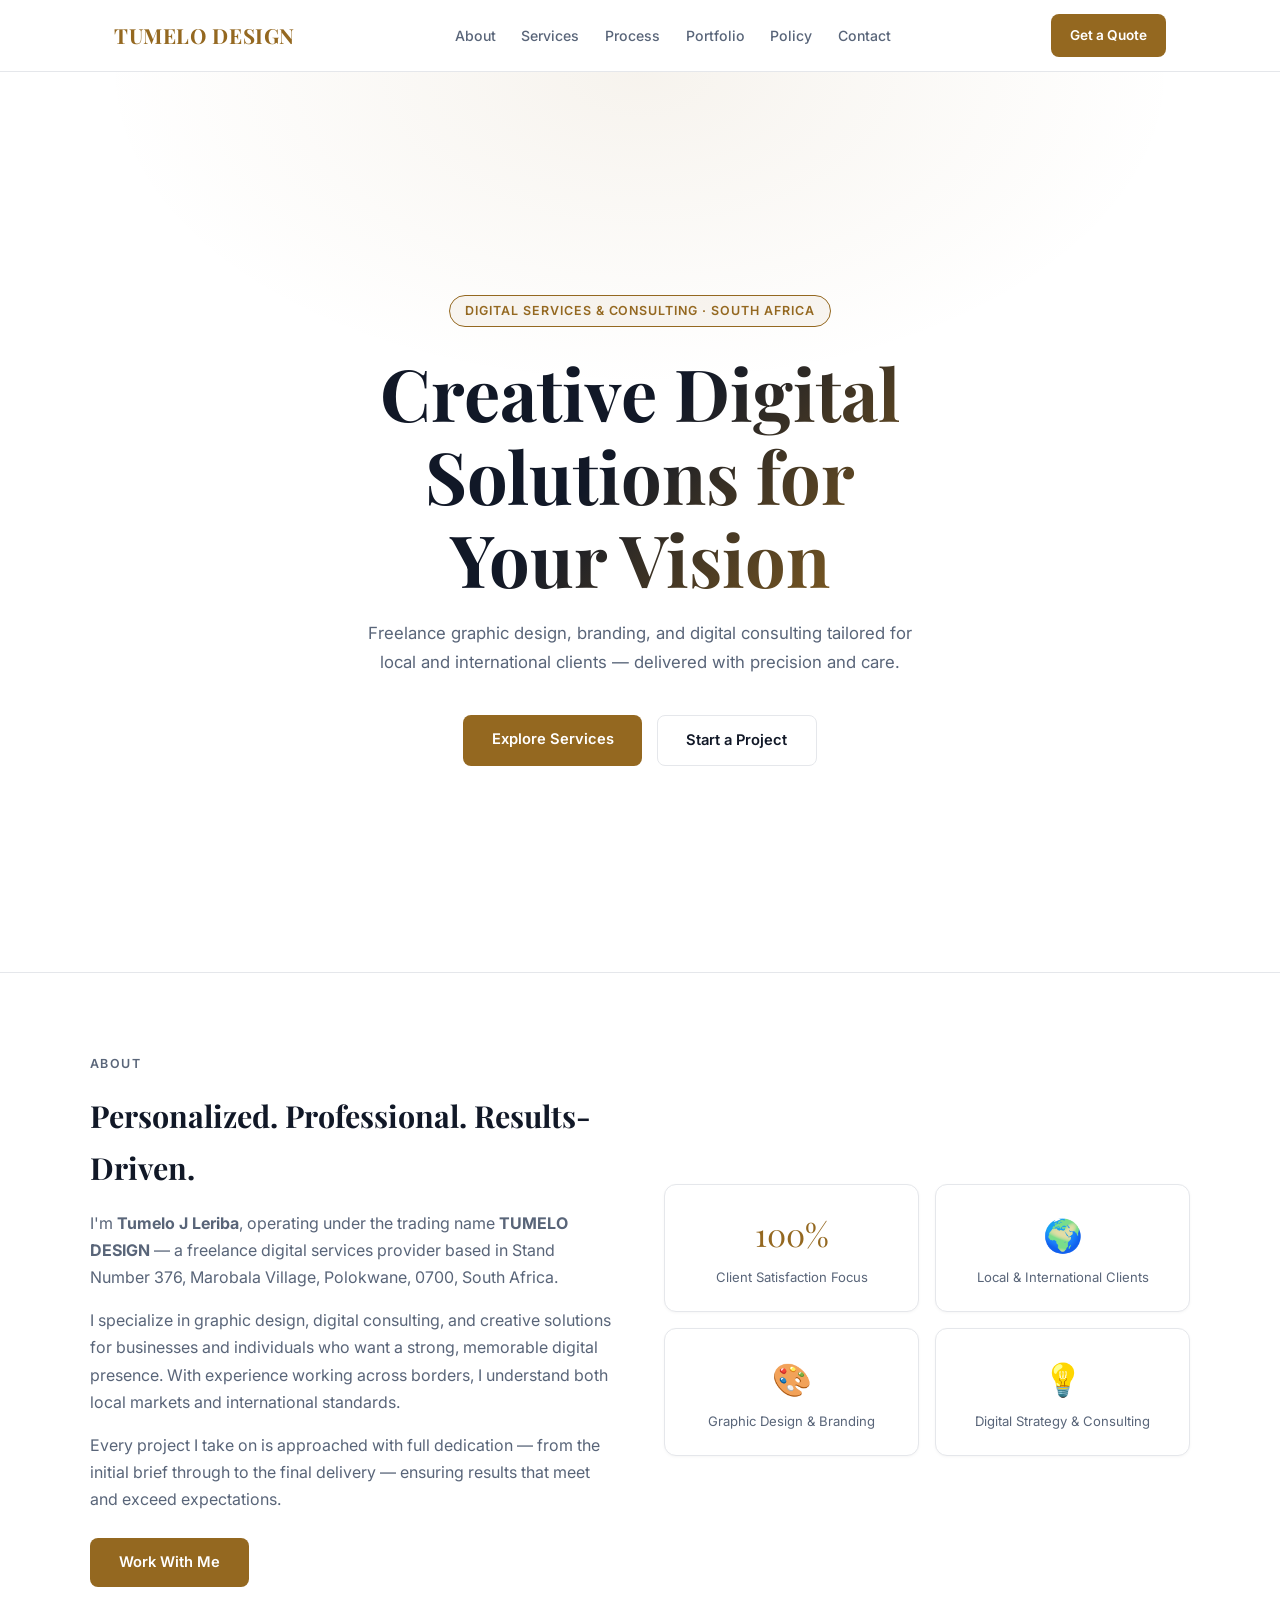
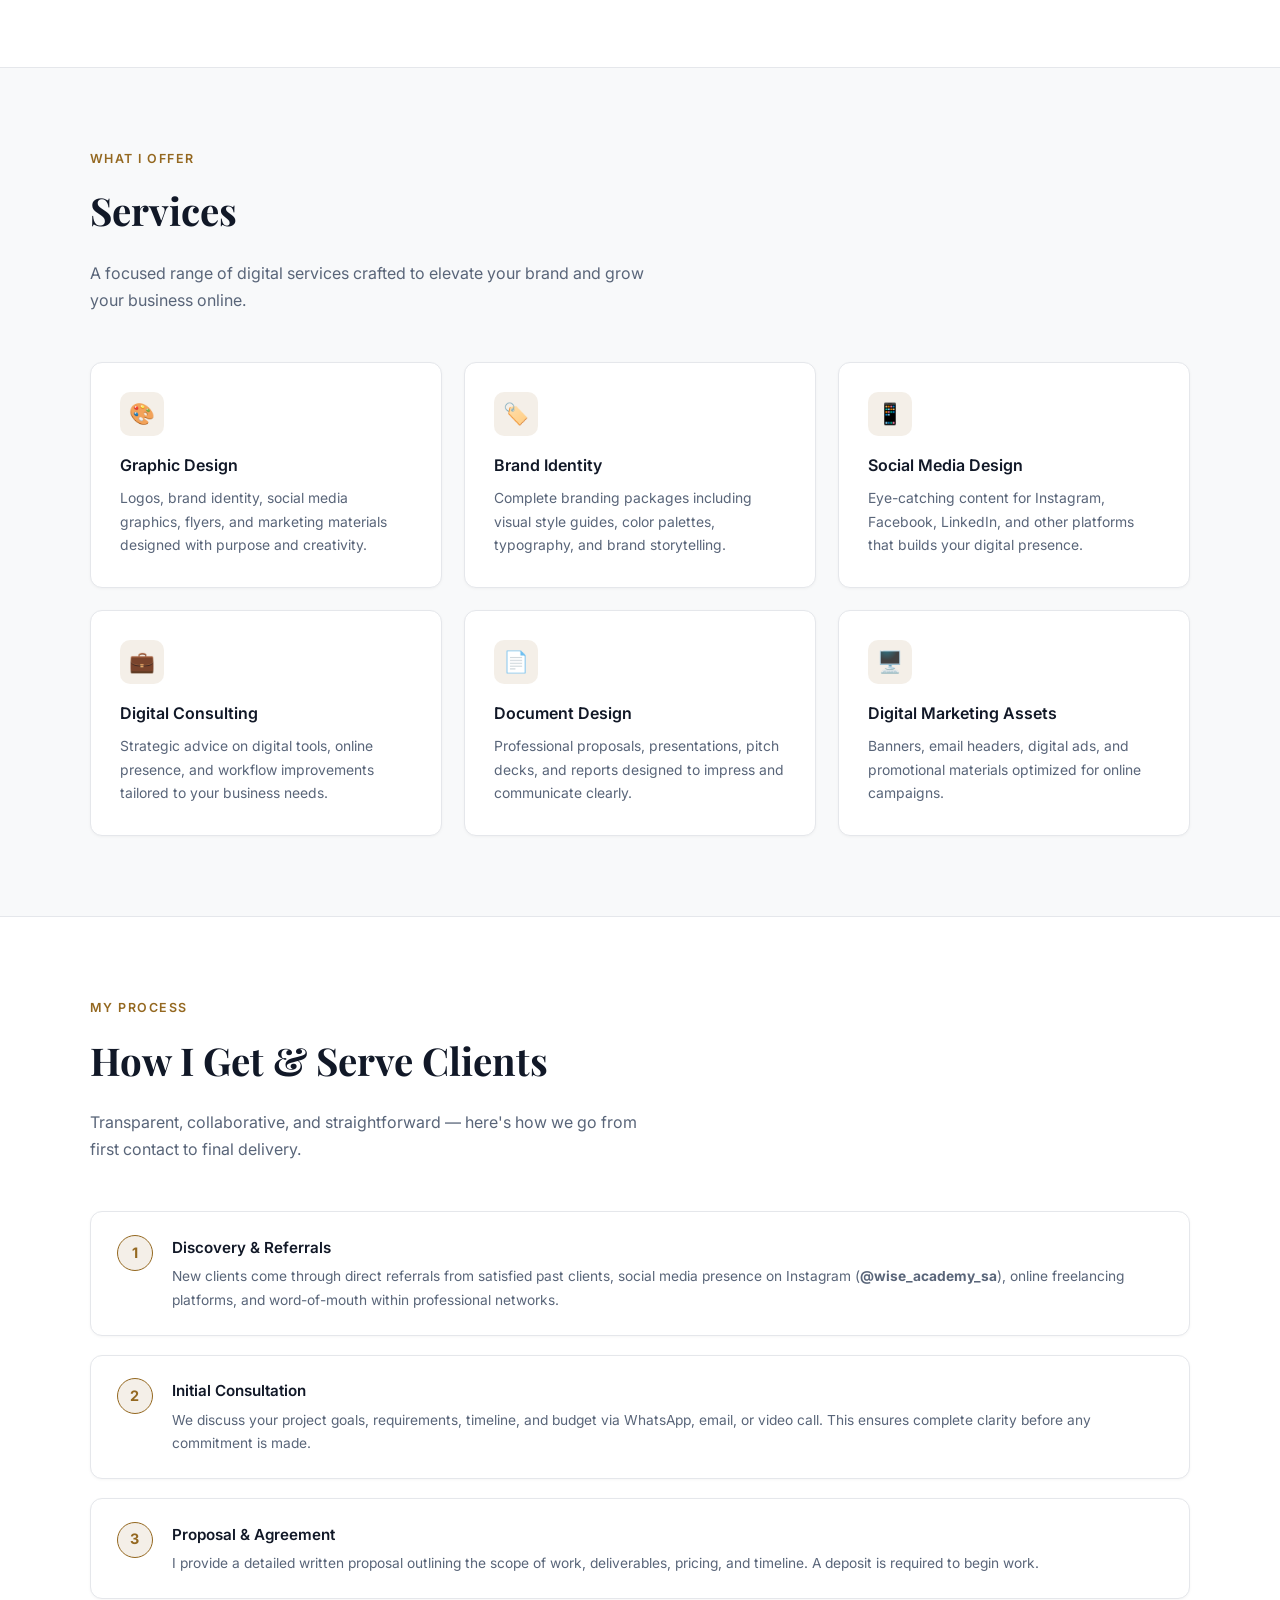
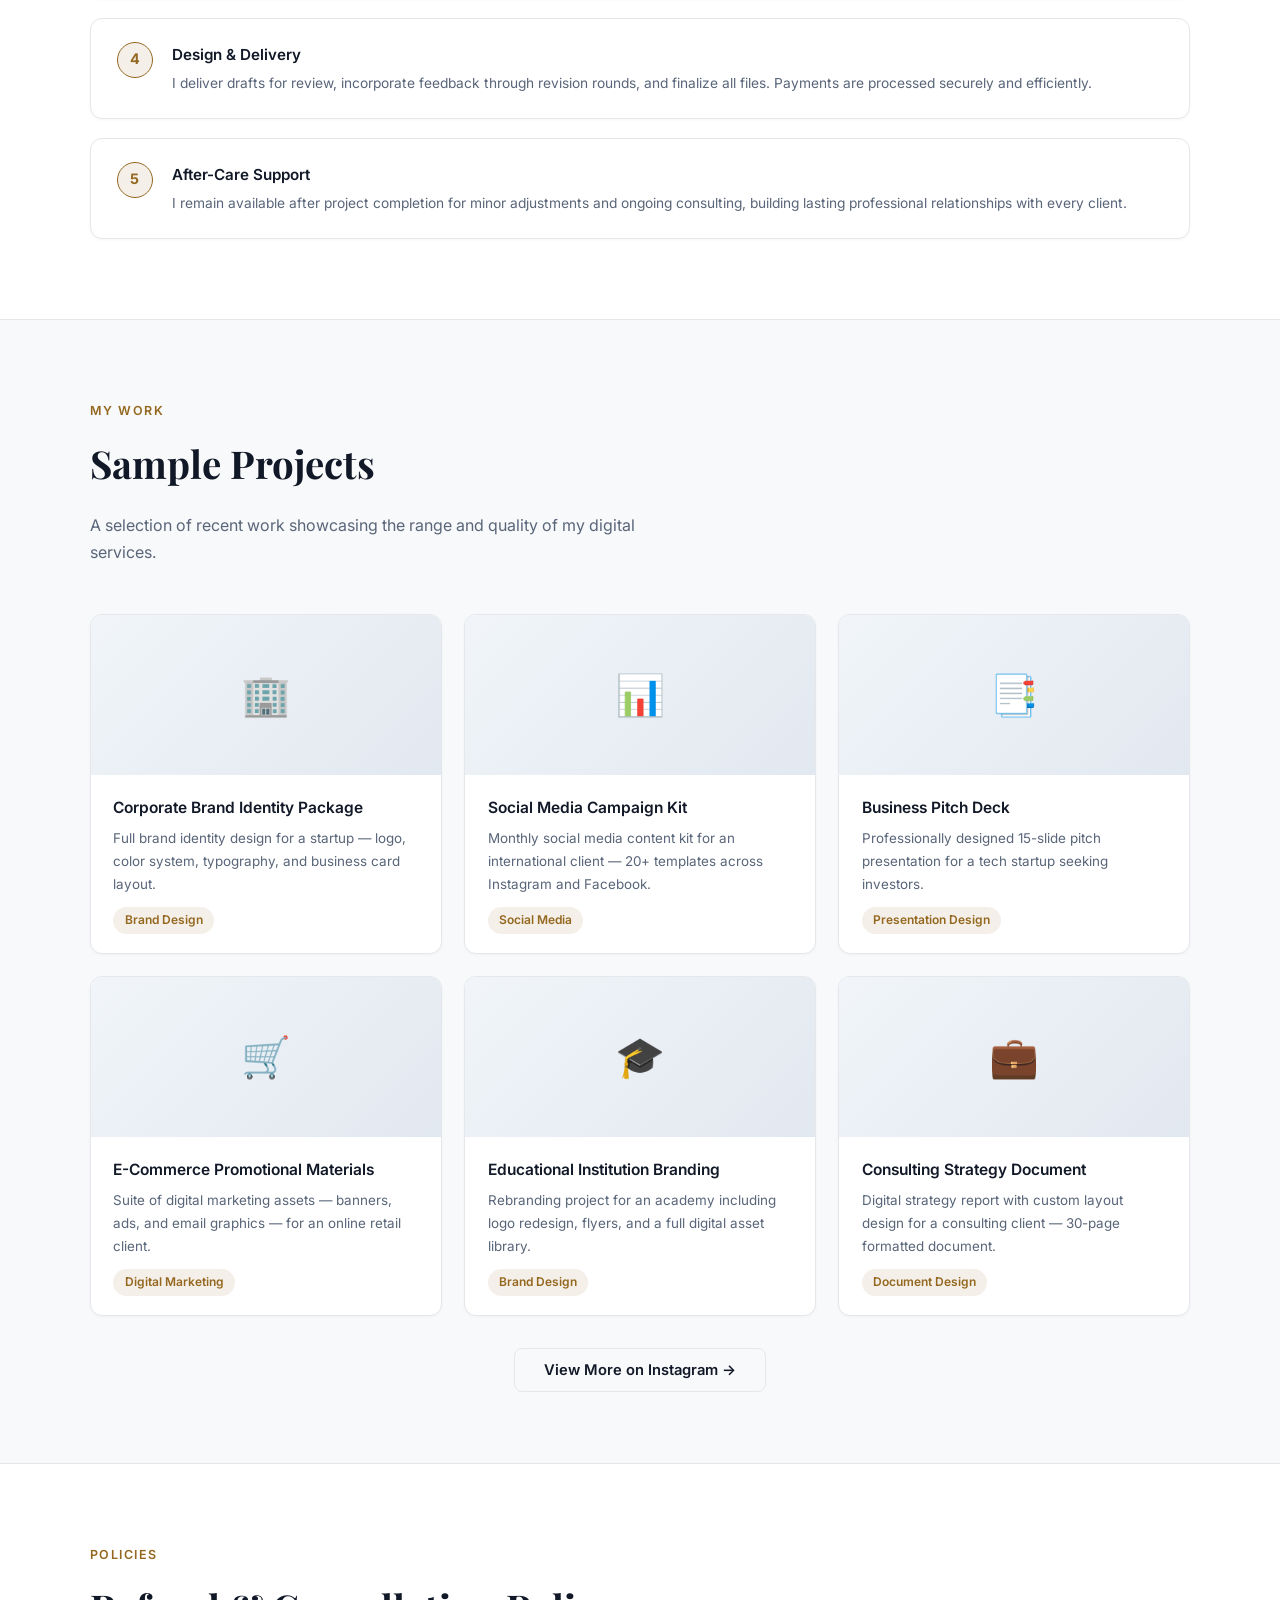
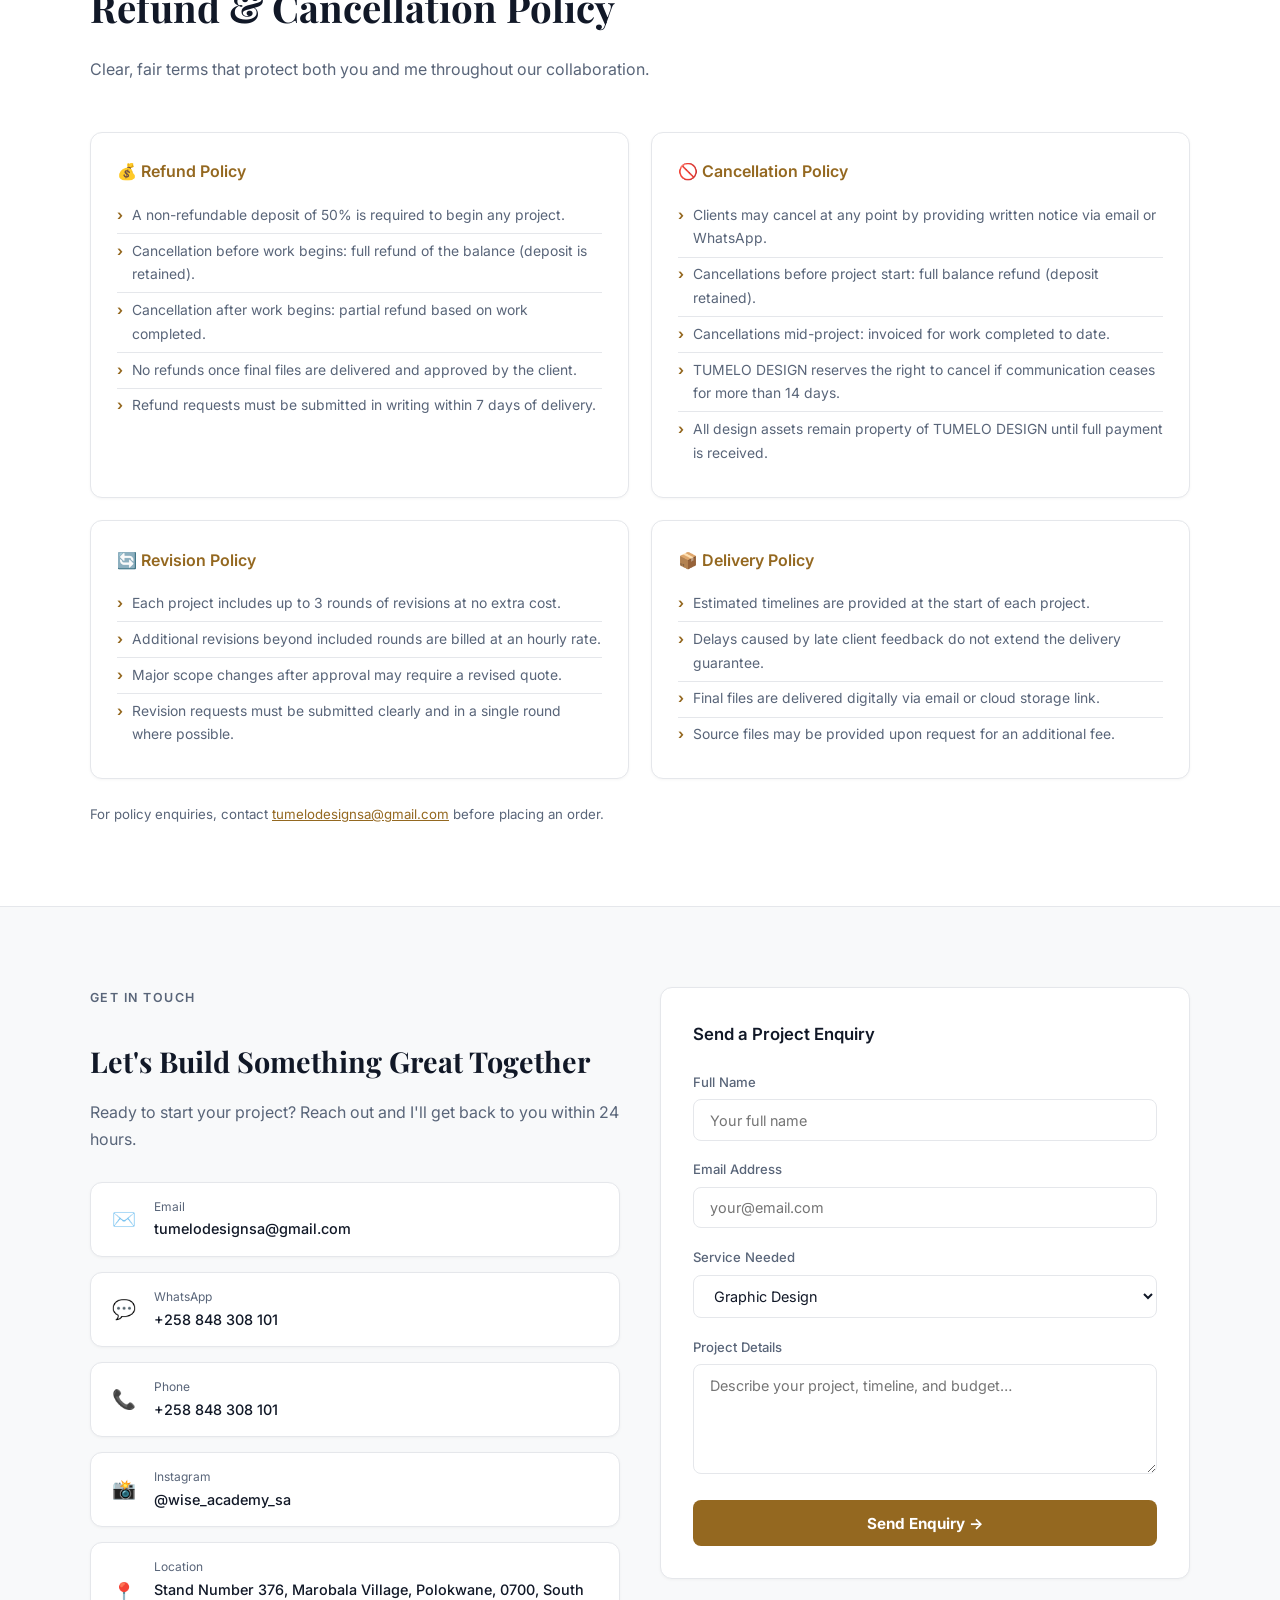
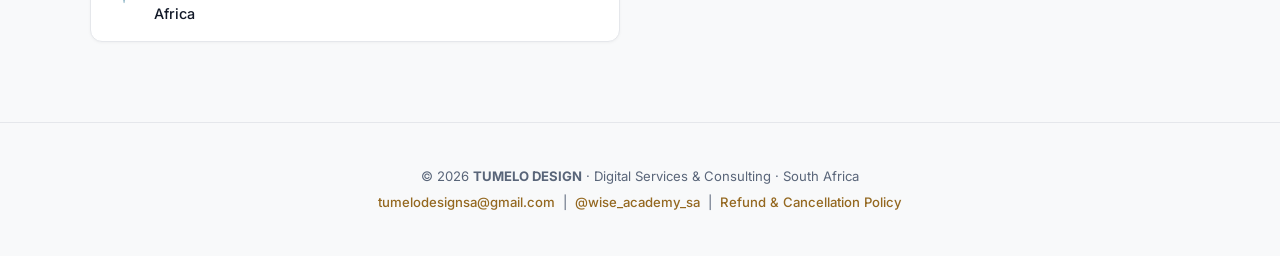
<file: index.html>
<!DOCTYPE html>
<html lang="en">
<head>
  <meta charset="UTF-8" />
  <meta name="viewport" content="width=device-width, initial-scale=1.0" />
  <title>TUMELO DESIGN · Digital Services & Consulting</title>
  <meta name="description" content="TUMELO DESIGN – Freelance digital services and graphic design consulting for local and international clients. Based in South Africa." />
  <link rel="preconnect" href="https://fonts.googleapis.com" />
  <link rel="preconnect" href="https://fonts.gstatic.com" crossorigin />
  <link href="https://fonts.googleapis.com/css2?family=Inter:wght@300;400;500;600;700&family=Playfair+Display:wght@700&display=swap" rel="stylesheet" />
  <style>
    *, *::before, *::after { box-sizing: border-box; margin: 0; padding: 0; }
    :root {
      --clr-bg: #ffffff;
      --clr-surface: #f8f9fa;
      --clr-card: #ffffff;
      --clr-border: #e5e7eb;
      --clr-accent: #946820;
      --clr-accent2: #b3822e;
      --clr-text: #111827;
      --clr-muted: #596579;
      --radius: 12px;
      --max-w: 1100px;
    }
    html { scroll-behavior: smooth; color-scheme: light; }
    body { font-family: 'Inter', sans-serif; background: var(--clr-bg); color: var(--clr-text); line-height: 1.7; -webkit-font-smoothing: antialiased; }
    nav { position: sticky; top: 0; z-index: 100; background: rgba(255, 255, 255, 0.94); backdrop-filter: blur(14px); -webkit-backdrop-filter: blur(14px); border-bottom: 1px solid var(--clr-border); }
    .nav-inner { max-width: var(--max-w); margin: auto; padding: .9rem 1.5rem; display: flex; align-items: center; justify-content: space-between; gap: 1rem; }
    .logo { font-family: 'Playfair Display', serif; font-size: 1.3rem; color: var(--clr-accent); text-decoration: none; letter-spacing: .03em; font-weight: 700; }
    .nav-links { display: flex; gap: 1.6rem; list-style: none; }
    .nav-links a { color: var(--clr-muted); text-decoration: none; font-size: .88rem; font-weight: 500; transition: color .2s; }
    .nav-links a:hover { color: var(--clr-accent); }
    .btn { padding: .75rem 1.8rem; border-radius: 8px; font-size: .92rem; font-weight: 600; text-decoration: none; transition: all .25s; cursor: pointer; border: none; font-family: inherit; }
    .btn-primary { background: var(--clr-accent); color: #ffffff; }
    .btn-primary:hover { background: var(--clr-accent2); transform: translateY(-2px); box-shadow: 0 4px 12px rgba(148, 104, 32, 0.25); }
    .btn-outline { border: 1px solid var(--clr-border); color: var(--clr-text); background: transparent; }
    .btn-outline:hover { border-color: var(--clr-accent); color: var(--clr-accent); transform: translateY(-2px); }
    .hero { min-height: 100svh; display: grid; place-items: center; text-align: center; padding: 5rem 1.5rem 4rem; background: radial-gradient(ellipse 60% 50% at 50% 0%, rgba(148, 104, 32, 0.08) 0%, transparent 70%), var(--clr-bg); }
    .hero-badge { display: inline-block; padding: .3rem .9rem; border: 1px solid var(--clr-accent); border-radius: 100px; font-size: .78rem; color: var(--clr-accent); letter-spacing: .08em; text-transform: uppercase; margin-bottom: 1.5rem; background: rgba(148, 104, 32, 0.06); font-weight: 600; }
    .hero h1 { font-family: 'Playfair Display', serif; font-size: clamp(2.4rem, 6vw, 4.5rem); line-height: 1.15; margin-bottom: 1.2rem; background: linear-gradient(135deg, #111827 45%, var(--clr-accent)); -webkit-background-clip: text; -webkit-text-fill-color: transparent; background-clip: text; }
    .hero p { max-width: 580px; margin: 0 auto 2.4rem; color: var(--clr-muted); font-size: 1.05rem; }
    .btn-group { display: flex; gap: .9rem; justify-content: center; flex-wrap: wrap; }
    section { padding: 5rem 1.5rem; }
    .container { max-width: var(--max-w); margin: auto; }
    .section-label { font-size: .78rem; letter-spacing: .12em; text-transform: uppercase; color: var(--clr-accent); margin-bottom: .6rem; font-weight: 600; }
    .section-title { font-family: 'Playfair Display', serif; font-size: clamp(1.7rem, 3.5vw, 2.4rem); margin-bottom: 1rem; color: #111827; }
    .section-sub { color: var(--clr-muted); max-width: 560px; margin-bottom: 3rem; }
    hr.divider { border: none; border-top: 1px solid var(--clr-border); margin: 0; }
    .alt-bg { background: var(--clr-surface); }
    .about-grid { display: grid; grid-template-columns: 1fr 1fr; gap: 3rem; align-items: center; }
    .about-text h2 { font-family: 'Playfair Display', serif; font-size: 1.9rem; margin-bottom: 1rem; color: #111827; }
    .about-text p { color: var(--clr-muted); margin-bottom: 1rem; }
    .stats-grid { display: grid; grid-template-columns: 1fr 1fr; gap: 1rem; }
    .stat-card { background: var(--clr-card); border: 1px solid var(--clr-border); border-radius: var(--radius); padding: 1.4rem; text-align: center; box-shadow: 0 1px 3px rgba(0,0,0,0.04); }
    .stat-card .num { font-family: 'Playfair Display', serif; font-size: 2rem; color: var(--clr-accent); }
    .stat-card .lbl { font-size: .82rem; color: var(--clr-muted); margin-top: .3rem; }
    .services-grid { display: grid; grid-template-columns: repeat(auto-fill, minmax(270px, 1fr)); gap: 1.4rem; }
    .service-card { background: var(--clr-card); border: 1px solid var(--clr-border); border-radius: var(--radius); padding: 1.8rem; transition: border-color .25s, transform .25s, box-shadow .25s; box-shadow: 0 1px 3px rgba(0,0,0,0.04); }
    .service-card:hover { border-color: var(--clr-accent); transform: translateY(-4px); box-shadow: 0 8px 20px rgba(0,0,0,0.06); }
    .service-icon { width: 44px; height: 44px; border-radius: 10px; background: rgba(148, 104, 32, 0.1); display: grid; place-items: center; margin-bottom: 1rem; font-size: 1.3rem; }
    .service-card h3 { font-size: 1rem; font-weight: 600; margin-bottom: .5rem; color: #111827; }
    .service-card p { font-size: .87rem; color: var(--clr-muted); }
    .steps { display: flex; flex-direction: column; gap: 1.2rem; }
    .step { display: flex; gap: 1.2rem; align-items: flex-start; background: var(--clr-card); border: 1px solid var(--clr-border); border-radius: var(--radius); padding: 1.4rem 1.6rem; box-shadow: 0 1px 3px rgba(0,0,0,0.04); }
    .step-num { min-width: 36px; height: 36px; border-radius: 50%; background: rgba(148, 104, 32, 0.1); border: 1px solid var(--clr-accent); color: var(--clr-accent); font-weight: 700; font-size: .9rem; display: grid; place-items: center; }
    .step h3 { font-size: .95rem; font-weight: 600; margin-bottom: .3rem; color: #111827; }
    .step p { font-size: .86rem; color: var(--clr-muted); }
    .projects-grid { display: grid; grid-template-columns: repeat(auto-fill, minmax(300px, 1fr)); gap: 1.4rem; }
    .project-card { background: var(--clr-card); border: 1px solid var(--clr-border); border-radius: var(--radius); overflow: hidden; transition: border-color .25s, transform .25s, box-shadow .25s; box-shadow: 0 1px 3px rgba(0,0,0,0.04); }
    .project-card:hover { border-color: var(--clr-accent); transform: translateY(-4px); box-shadow: 0 8px 20px rgba(0,0,0,0.06); }
    .project-thumb { height: 160px; background: linear-gradient(135deg, #f1f5f9, #e2e8f0); display: grid; place-items: center; font-size: 2.5rem; }
    .project-body { padding: 1.2rem 1.4rem; }
    .project-body h3 { font-size: .97rem; font-weight: 600; margin-bottom: .4rem; color: #111827; }
    .project-body p { font-size: .84rem; color: var(--clr-muted); }
    .project-tag { display: inline-block; margin-top: .7rem; padding: .2rem .7rem; border-radius: 100px; background: rgba(148, 104, 32, 0.1); color: var(--clr-accent); font-size: .75rem; font-weight: 600; }
    .policy-grid { display: grid; grid-template-columns: 1fr 1fr; gap: 1.4rem; }
    .policy-card { background: var(--clr-card); border: 1px solid var(--clr-border); border-radius: var(--radius); padding: 1.6rem; box-shadow: 0 1px 3px rgba(0,0,0,0.04); }
    .policy-card h3 { font-size: 1rem; font-weight: 600; margin-bottom: .8rem; color: var(--clr-accent); display: flex; align-items: center; gap: .5rem; }
    .policy-card ul { list-style: none; }
    .policy-card ul li { font-size: .87rem; color: var(--clr-muted); padding: .35rem 0; border-bottom: 1px solid var(--clr-border); display: flex; gap: .6rem; }
    .policy-card ul li:last-child { border-bottom: none; }
    .policy-card ul li::before { content: "›"; color: var(--clr-accent); font-weight: 700; flex-shrink: 0; }
    .contact-grid { display: grid; grid-template-columns: 1fr 1fr; gap: 2.5rem; align-items: start; }
    .contact-info h2 { font-family: 'Playfair Display', serif; font-size: 1.8rem; margin-bottom: .8rem; color: #111827; }
    .contact-info p { color: var(--clr-muted); margin-bottom: 1.8rem; }
    .contact-items { display: flex; flex-direction: column; gap: .9rem; }
    .contact-item { display: flex; align-items: center; gap: 1rem; background: var(--clr-card); border: 1px solid var(--clr-border); border-radius: var(--radius); padding: .9rem 1.2rem; text-decoration: none; color: inherit; transition: border-color .2s, box-shadow .2s; box-shadow: 0 1px 3px rgba(0,0,0,0.04); }
    .contact-item:hover { border-color: var(--clr-accent); box-shadow: 0 4px 12px rgba(0,0,0,0.05); }
    .contact-item .ci-icon { font-size: 1.2rem; min-width: 28px; text-align: center; }
    .contact-item .ci-label { font-size: .75rem; color: var(--clr-muted); }
    .contact-item .ci-val { font-size: .9rem; font-weight: 500; color: #111827; }
    .contact-form { background: var(--clr-card); border: 1px solid var(--clr-border); border-radius: var(--radius); padding: 2rem; box-shadow: 0 1px 3px rgba(0,0,0,0.04); }
    .contact-form h3 { font-size: 1.05rem; font-weight: 600; margin-bottom: 1.4rem; color: #111827; }
    .form-group { margin-bottom: 1.1rem; }
    .form-group label { display: block; font-size: .82rem; color: var(--clr-muted); margin-bottom: .4rem; font-weight: 500; }
    .form-group input, .form-group textarea, .form-group select { width: 100%; background: #ffffff; border: 1px solid var(--clr-border); border-radius: 8px; padding: .7rem 1rem; color: var(--clr-text); font-family: inherit; font-size: .9rem; transition: border-color .2s; outline: none; }
    .form-group input:focus, .form-group textarea:focus, .form-group select:focus { border-color: var(--clr-accent); box-shadow: 0 0 0 3px rgba(148, 104, 32, 0.12); }
    .form-group textarea { resize: vertical; min-height: 110px; }
    .form-group select option { background: #ffffff; color: #111827; }
    .btn-submit { width: 100%; padding: .85rem; border: none; border-radius: 8px; background: var(--clr-accent); color: #ffffff; font-weight: 700; font-size: .95rem; cursor: pointer; transition: background .2s, transform .2s, box-shadow .2s; font-family: inherit; }
    .btn-submit:hover { background: var(--clr-accent2); transform: translateY(-2px); box-shadow: 0 4px 12px rgba(148, 104, 32, 0.25); }
    footer { text-align: center; padding: 2.5rem 1.5rem; border-top: 1px solid var(--clr-border); background: var(--clr-surface); }
    footer p { font-size: .82rem; color: var(--clr-muted); line-height: 2; }
    footer a { color: var(--clr-accent); text-decoration: none; font-weight: 500; }
    footer a:hover { text-decoration: underline; }
    @media (max-width: 700px) {
      .about-grid, .contact-grid { grid-template-columns: 1fr; }
      .policy-grid { grid-template-columns: 1fr; }
      .nav-links { display: none; }
    }
  </style>
</head>
<body>

<nav>
  <div class="nav-inner">
    <a href="#" class="logo">TUMELO DESIGN</a>
    <ul class="nav-links">
      <li><a href="#about">About</a></li>
      <li><a href="#services">Services</a></li>
      <li><a href="#how-we-work">Process</a></li>
      <li><a href="#portfolio">Portfolio</a></li>
      <li><a href="#policy">Policy</a></li>
      <li><a href="#contact">Contact</a></li>
    </ul>
    <a href="#contact" class="btn btn-primary" style="padding:.6rem 1.2rem;font-size:.85rem;">Get a Quote</a>
  </div>
</nav>

<section class="hero" id="home">
  <div>
    <span class="hero-badge">Digital Services &amp; Consulting · South Africa</span>
    <h1>Creative Digital<br/>Solutions for<br/>Your Vision</h1>
    <p>Freelance graphic design, branding, and digital consulting tailored for local and international clients — delivered with precision and care.</p>
    <div class="btn-group">
      <a href="#services" class="btn btn-primary">Explore Services</a>
      <a href="#contact" class="btn btn-outline">Start a Project</a>
    </div>
  </div>
</section>

<hr class="divider"/>

<section id="about">
  <div class="container">
    <div class="about-grid">
      <div class="about-text">
        <p class="section-label">About</p>
        <h2>Personalized. Professional. Results-Driven.</h2>
        <p>I'm <strong>Tumelo J Leriba</strong>, operating under the trading name <strong>TUMELO DESIGN</strong> — a freelance digital services provider based in Stand Number 376, Marobala Village, Polokwane, 0700, South Africa.</p>
        <p>I specialize in graphic design, digital consulting, and creative solutions for businesses and individuals who want a strong, memorable digital presence. With experience working across borders, I understand both local markets and international standards.</p>
        <p>Every project I take on is approached with full dedication — from the initial brief through to the final delivery — ensuring results that meet and exceed expectations.</p>
        <a href="#contact" class="btn btn-primary" style="margin-top:.5rem;display:inline-block;">Work With Me</a>
      </div>
      <div class="stats-grid">
        <div class="stat-card"><div class="num">100%</div><div class="lbl">Client Satisfaction Focus</div></div>
        <div class="stat-card"><div class="num">🌍</div><div class="lbl">Local &amp; International Clients</div></div>
        <div class="stat-card"><div class="num">🎨</div><div class="lbl">Graphic Design &amp; Branding</div></div>
        <div class="stat-card"><div class="num">💡</div><div class="lbl">Digital Strategy &amp; Consulting</div></div>
      </div>
    </div>
  </div>
</section>

<hr class="divider"/>

<section id="services" class="alt-bg">
  <div class="container">
    <p class="section-label">What I Offer</p>
    <h2 class="section-title">Services</h2>
    <p class="section-sub">A focused range of digital services crafted to elevate your brand and grow your business online.</p>
    <div class="services-grid">
      <div class="service-card"><div class="service-icon">🎨</div><h3>Graphic Design</h3><p>Logos, brand identity, social media graphics, flyers, and marketing materials designed with purpose and creativity.</p></div>
      <div class="service-card"><div class="service-icon">🏷️</div><h3>Brand Identity</h3><p>Complete branding packages including visual style guides, color palettes, typography, and brand storytelling.</p></div>
      <div class="service-card"><div class="service-icon">📱</div><h3>Social Media Design</h3><p>Eye-catching content for Instagram, Facebook, LinkedIn, and other platforms that builds your digital presence.</p></div>
      <div class="service-card"><div class="service-icon">💼</div><h3>Digital Consulting</h3><p>Strategic advice on digital tools, online presence, and workflow improvements tailored to your business needs.</p></div>
      <div class="service-card"><div class="service-icon">📄</div><h3>Document Design</h3><p>Professional proposals, presentations, pitch decks, and reports designed to impress and communicate clearly.</p></div>
      <div class="service-card"><div class="service-icon">🖥️</div><h3>Digital Marketing Assets</h3><p>Banners, email headers, digital ads, and promotional materials optimized for online campaigns.</p></div>
    </div>
  </div>
</section>

<hr class="divider"/>

<section id="how-we-work">
  <div class="container">
    <p class="section-label">My Process</p>
    <h2 class="section-title">How I Get &amp; Serve Clients</h2>
    <p class="section-sub">Transparent, collaborative, and straightforward — here's how we go from first contact to final delivery.</p>
    <div class="steps">
      <div class="step"><div class="step-num">1</div><div><h3>Discovery &amp; Referrals</h3><p>New clients come through direct referrals from satisfied past clients, social media presence on Instagram (<strong>@wise_academy_sa</strong>), online freelancing platforms, and word-of-mouth within professional networks.</p></div></div>
      <div class="step"><div class="step-num">2</div><div><h3>Initial Consultation</h3><p>We discuss your project goals, requirements, timeline, and budget via WhatsApp, email, or video call. This ensures complete clarity before any commitment is made.</p></div></div>
      <div class="step"><div class="step-num">3</div><div><h3>Proposal &amp; Agreement</h3><p>I provide a detailed written proposal outlining the scope of work, deliverables, pricing, and timeline. A deposit is required to begin work.</p></div></div>
      <div class="step"><div class="step-num">4</div><div><h3>Design &amp; Delivery</h3><p>I deliver drafts for review, incorporate feedback through revision rounds, and finalize all files. Payments are processed securely and efficiently.</p></div></div>
      <div class="step"><div class="step-num">5</div><div><h3>After-Care Support</h3><p>I remain available after project completion for minor adjustments and ongoing consulting, building lasting professional relationships with every client.</p></div></div>
    </div>
  </div>
</section>

<hr class="divider"/>

<section id="portfolio" class="alt-bg">
  <div class="container">
    <p class="section-label">My Work</p>
    <h2 class="section-title">Sample Projects</h2>
    <p class="section-sub">A selection of recent work showcasing the range and quality of my digital services.</p>
    <div class="projects-grid">
      <div class="project-card"><div class="project-thumb">🏢</div><div class="project-body"><h3>Corporate Brand Identity Package</h3><p>Full brand identity design for a startup — logo, color system, typography, and business card layout.</p><span class="project-tag">Brand Design</span></div></div>
      <div class="project-card"><div class="project-thumb">📊</div><div class="project-body"><h3>Social Media Campaign Kit</h3><p>Monthly social media content kit for an international client — 20+ templates across Instagram and Facebook.</p><span class="project-tag">Social Media</span></div></div>
      <div class="project-card"><div class="project-thumb">📑</div><div class="project-body"><h3>Business Pitch Deck</h3><p>Professionally designed 15-slide pitch presentation for a tech startup seeking investors.</p><span class="project-tag">Presentation Design</span></div></div>
      <div class="project-card"><div class="project-thumb">🛒</div><div class="project-body"><h3>E-Commerce Promotional Materials</h3><p>Suite of digital marketing assets — banners, ads, and email graphics — for an online retail client.</p><span class="project-tag">Digital Marketing</span></div></div>
      <div class="project-card"><div class="project-thumb">🎓</div><div class="project-body"><h3>Educational Institution Branding</h3><p>Rebranding project for an academy including logo redesign, flyers, and a full digital asset library.</p><span class="project-tag">Brand Design</span></div></div>
      <div class="project-card"><div class="project-thumb">💼</div><div class="project-body"><h3>Consulting Strategy Document</h3><p>Digital strategy report with custom layout design for a consulting client — 30-page formatted document.</p><span class="project-tag">Document Design</span></div></div>
    </div>
    <div style="text-align:center;margin-top:2.5rem;">
      <a href="https://www.instagram.com/wise_academy_sa" target="_blank" rel="noopener" class="btn btn-outline">View More on Instagram →</a>
    </div>
  </div>
</section>

<hr class="divider"/>

<section id="policy">
  <div class="container">
    <p class="section-label">Policies</p>
    <h2 class="section-title">Refund &amp; Cancellation Policy</h2>
    <p class="section-sub">Clear, fair terms that protect both you and me throughout our collaboration.</p>
    <div class="policy-grid">
      <div class="policy-card">
        <h3>💰 Refund Policy</h3>
        <ul>
          <li>A non-refundable deposit of 50% is required to begin any project.</li>
          <li>Cancellation before work begins: full refund of the balance (deposit is retained).</li>
          <li>Cancellation after work begins: partial refund based on work completed.</li>
          <li>No refunds once final files are delivered and approved by the client.</li>
          <li>Refund requests must be submitted in writing within 7 days of delivery.</li>
        </ul>
      </div>
      <div class="policy-card">
        <h3>🚫 Cancellation Policy</h3>
        <ul>
          <li>Clients may cancel at any point by providing written notice via email or WhatsApp.</li>
          <li>Cancellations before project start: full balance refund (deposit retained).</li>
          <li>Cancellations mid-project: invoiced for work completed to date.</li>
          <li>TUMELO DESIGN reserves the right to cancel if communication ceases for more than 14 days.</li>
          <li>All design assets remain property of TUMELO DESIGN until full payment is received.</li>
        </ul>
      </div>
      <div class="policy-card">
        <h3>🔄 Revision Policy</h3>
        <ul>
          <li>Each project includes up to 3 rounds of revisions at no extra cost.</li>
          <li>Additional revisions beyond included rounds are billed at an hourly rate.</li>
          <li>Major scope changes after approval may require a revised quote.</li>
          <li>Revision requests must be submitted clearly and in a single round where possible.</li>
        </ul>
      </div>
      <div class="policy-card">
        <h3>📦 Delivery Policy</h3>
        <ul>
          <li>Estimated timelines are provided at the start of each project.</li>
          <li>Delays caused by late client feedback do not extend the delivery guarantee.</li>
          <li>Final files are delivered digitally via email or cloud storage link.</li>
          <li>Source files may be provided upon request for an additional fee.</li>
        </ul>
      </div>
    </div>
    <p style="margin-top:1.5rem;font-size:.83rem;color:var(--clr-muted);">For policy enquiries, contact <a href="mailto:tumelodesignsa@gmail.com" style="color:var(--clr-accent);">tumelodesignsa@gmail.com</a> before placing an order.</p>
  </div>
</section>

<hr class="divider"/>

<section id="contact" class="alt-bg">
  <div class="container">
    <div class="contact-grid">
      <div class="contact-info">
        <p class="section-label">Get In Touch</p>
        <h2>Let's Build Something Great Together</h2>
        <p>Ready to start your project? Reach out and I'll get back to you within 24 hours.</p>
        <div class="contact-items">
          <a href="mailto:tumelodesignsa@gmail.com" class="contact-item"><span class="ci-icon">✉️</span><div><div class="ci-label">Email</div><div class="ci-val">tumelodesignsa@gmail.com</div></div></a>
          <a href="https://wa.me/258848308101" target="_blank" rel="noopener" class="contact-item"><span class="ci-icon">💬</span><div><div class="ci-label">WhatsApp</div><div class="ci-val">+258 848 308 101</div></div></a>
          <a href="tel:+258848308101" class="contact-item"><span class="ci-icon">📞</span><div><div class="ci-label">Phone</div><div class="ci-val">+258 848 308 101</div></div></a>
          <a href="https://www.instagram.com/wise_academy_sa" target="_blank" rel="noopener" class="contact-item"><span class="ci-icon">📸</span><div><div class="ci-label">Instagram</div><div class="ci-val">@wise_academy_sa</div></div></a>
          <div class="contact-item" style="cursor:default;"><span class="ci-icon">📍</span><div><div class="ci-label">Location</div><div class="ci-val">Stand Number 376, Marobala Village, Polokwane, 0700, South Africa</div></div></div>
        </div>
      </div>
      <div class="contact-form">
        <h3>Send a Project Enquiry</h3>
        <form action="mailto:tumelodesignsa@gmail.com" method="GET" enctype="text/plain">
          <div class="form-group"><label for="name">Full Name</label><input type="text" id="name" name="name" placeholder="Your full name" required /></div>
          <div class="form-group"><label for="email">Email Address</label><input type="email" id="email" name="email" placeholder="your@email.com" required /></div>
          <div class="form-group">
            <label for="service">Service Needed</label>
            <select id="service" name="subject">
              <option>Graphic Design</option>
              <option>Brand Identity</option>
              <option>Social Media Design</option>
              <option>Digital Consulting</option>
              <option>Document Design</option>
              <option>Other</option>
            </select>
          </div>
          <div class="form-group"><label for="message">Project Details</label><textarea id="message" name="body" placeholder="Describe your project, timeline, and budget…"></textarea></div>
          <button type="submit" class="btn-submit">Send Enquiry →</button>
        </form>
      </div>
    </div>
  </div>
</section>

<footer>
  <p>
    &copy; 2026 <strong>TUMELO DESIGN</strong> · Digital Services &amp; Consulting · South Africa<br/>
    <a href="mailto:tumelodesignsa@gmail.com">tumelodesignsa@gmail.com</a> &nbsp;|&nbsp;
    <a href="https://www.instagram.com/wise_academy_sa" target="_blank" rel="noopener">@wise_academy_sa</a> &nbsp;|&nbsp;
    <a href="#policy">Refund &amp; Cancellation Policy</a>
  </p>
</footer>

</body>
</html>
</file>
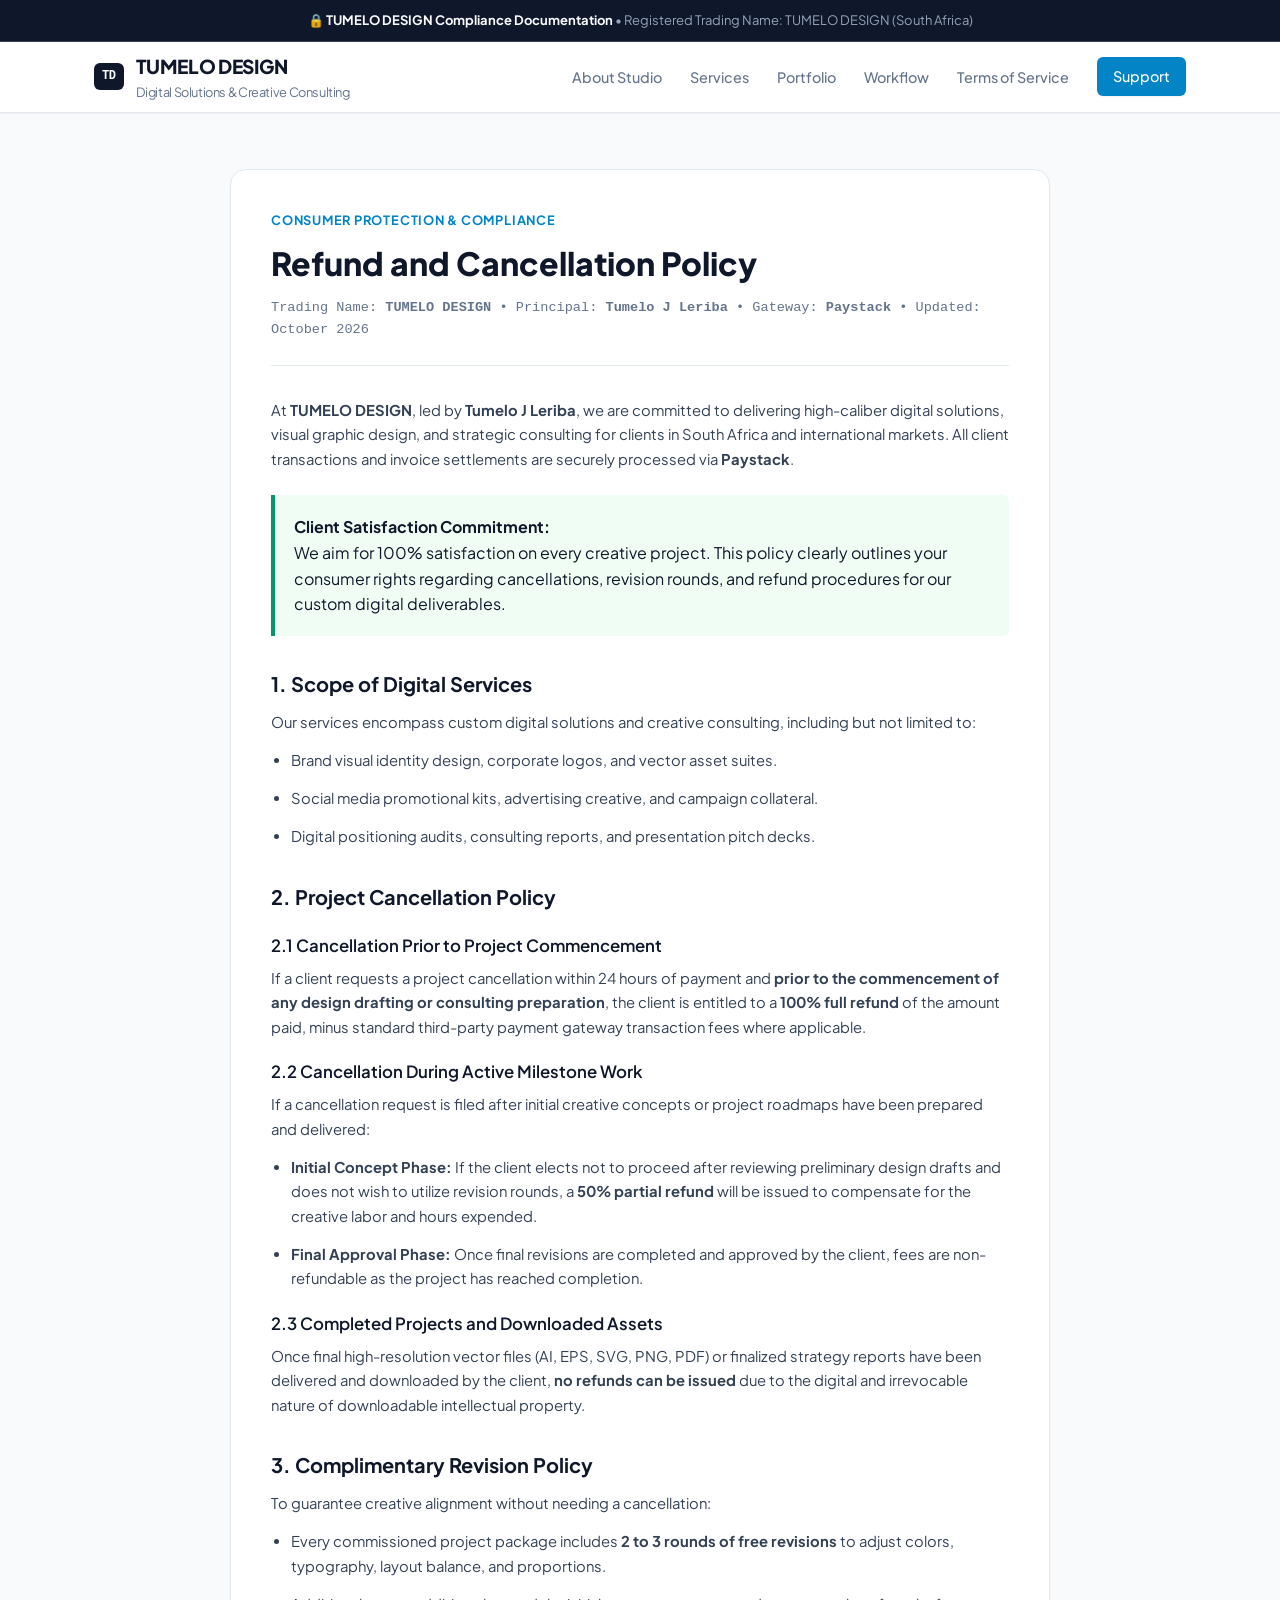
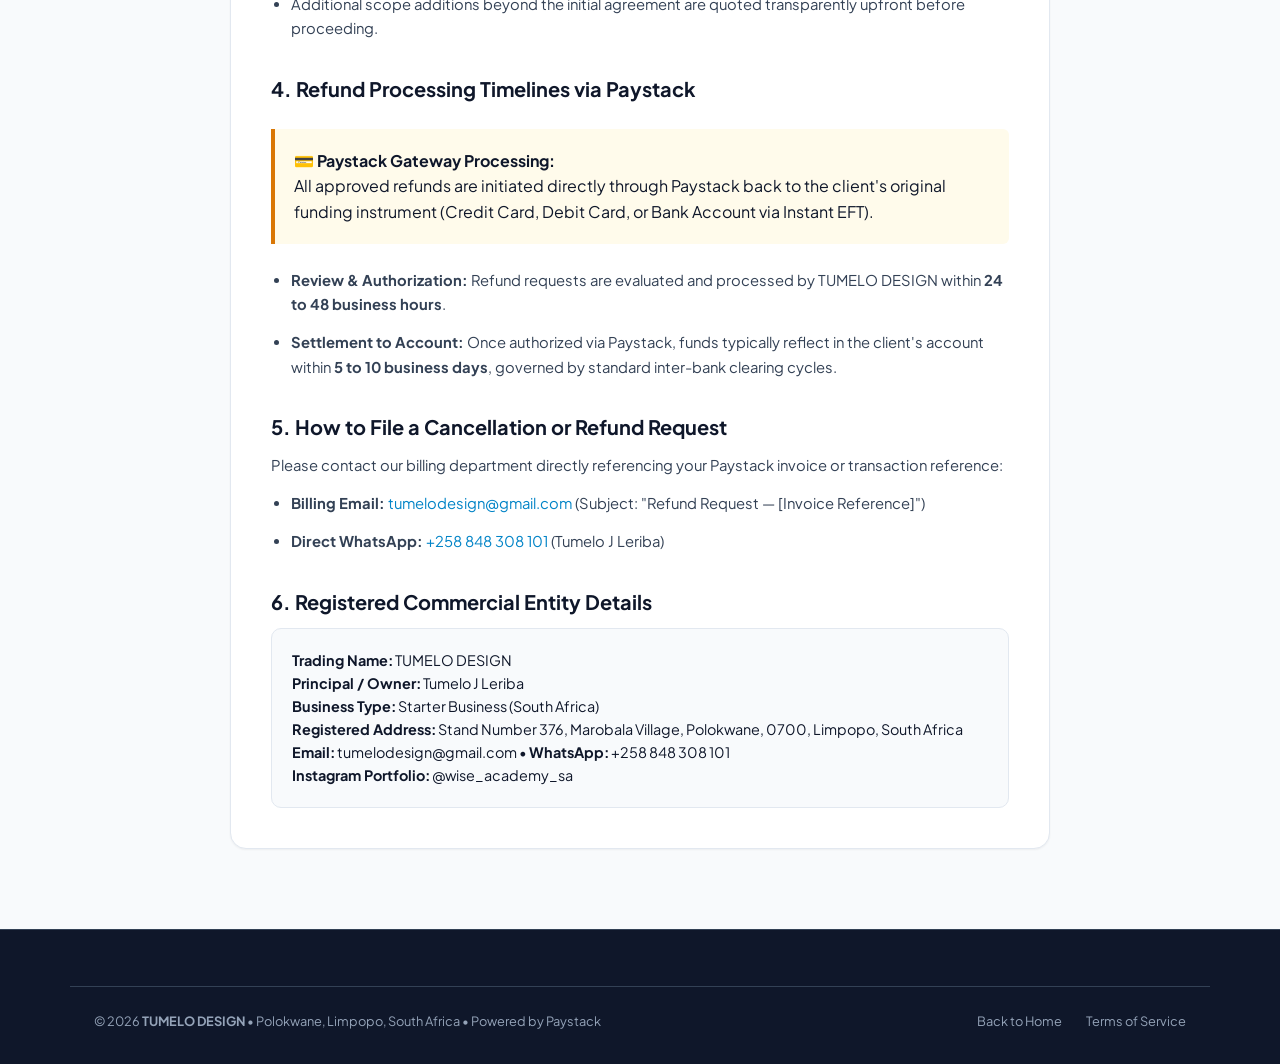
<file: refund-policy.html>
<!DOCTYPE html>
<html lang="en">
<head>
  <meta charset="UTF-8">
  <meta name="viewport" content="width=device-width, initial-scale=1.0">
  <title>Refund & Cancellation Policy — TUMELO DESIGN</title>
  <meta name="description" content="Official Refund and Cancellation Policy for TUMELO DESIGN (Tumelo J Leriba).">
  <link rel="stylesheet" href="styles.css">
  <link rel="preconnect" href="https://fonts.googleapis.com">
  <link rel="preconnect" href="https://fonts.gstatic.com" crossorigin>
  <link href="https://fonts.googleapis.com/css2?family=Plus+Jakarta+Sans:wght@400;500;600;700;800&display=swap" rel="stylesheet">
  <style>
    body { font-family: 'Plus Jakarta Sans', system-ui, -apple-system, sans-serif; }
  </style>
</head>
<body>

  <!-- Top Announcement Bar -->
  <div class="top-bar">
    <span>🔒 <strong>TUMELO DESIGN Compliance Documentation</strong> &bull; Registered Trading Name: TUMELO DESIGN (South Africa)</span>
  </div>

  <!-- Navigation -->
  <header class="navbar">
    <div class="container nav-wrap">
      <a href="index.html" class="brand">
        <span class="brand-badge">TD</span>
        <div>
          <span>TUMELO DESIGN</span>
          <span class="brand-subtitle">Digital Solutions & Creative Consulting</span>
        </div>
      </a>

      <button class="menu-toggle" id="menuToggle" aria-label="Toggle navigation">&#9776;</button>

      <ul class="nav-menu" id="navMenu">
        <li><a href="index.html#about">About Studio</a></li>
        <li><a href="index.html#services">Services</a></li>
        <li><a href="index.html#portfolio">Portfolio</a></li>
        <li><a href="index.html#acquisition">Workflow</a></li>
        <li><a href="terms.html">Terms of Service</a></li>
        <li><a href="index.html#contact" class="nav-btn">Support</a></li>
      </ul>
    </div>
  </header>

  <!-- Main Content -->
  <main class="policy-page">
    <div class="container">
      <div class="policy-card-main">
        
        <div class="policy-head">
          <span class="section-subtag">Consumer Protection & Compliance</span>
          <h1>Refund and Cancellation Policy</h1>
          <p>
            Trading Name: <strong>TUMELO DESIGN</strong> &bull; Principal: <strong>Tumelo J Leriba</strong> &bull; Gateway: <strong>Paystack</strong> &bull; Updated: October 2026
          </p>
        </div>

        <div class="policy-content">
          <p>
            At <strong>TUMELO DESIGN</strong>, led by <strong>Tumelo J Leriba</strong>, we are committed to delivering high-caliber digital solutions, visual graphic design, and strategic consulting for clients in South Africa and international markets. All client transactions and invoice settlements are securely processed via <strong>Paystack</strong>.
          </p>

          <div class="policy-alert-box">
            <strong>Client Satisfaction Commitment:</strong><br>
            We aim for 100% satisfaction on every creative project. This policy clearly outlines your consumer rights regarding cancellations, revision rounds, and refund procedures for our custom digital deliverables.
          </div>

          <h2>1. Scope of Digital Services</h2>
          <p>
            Our services encompass custom digital solutions and creative consulting, including but not limited to:
          </p>
          <ul>
            <li>Brand visual identity design, corporate logos, and vector asset suites.</li>
            <li>Social media promotional kits, advertising creative, and campaign collateral.</li>
            <li>Digital positioning audits, consulting reports, and presentation pitch decks.</li>
          </ul>

          <h2>2. Project Cancellation Policy</h2>
          <h3>2.1 Cancellation Prior to Project Commencement</h3>
          <p>
            If a client requests a project cancellation within 24 hours of payment and <strong>prior to the commencement of any design drafting or consulting preparation</strong>, the client is entitled to a <strong>100% full refund</strong> of the amount paid, minus standard third-party payment gateway transaction fees where applicable.
          </p>

          <h3>2.2 Cancellation During Active Milestone Work</h3>
          <p>
            If a cancellation request is filed after initial creative concepts or project roadmaps have been prepared and delivered:
          </p>
          <ul>
            <li><strong>Initial Concept Phase:</strong> If the client elects not to proceed after reviewing preliminary design drafts and does not wish to utilize revision rounds, a <strong>50% partial refund</strong> will be issued to compensate for the creative labor and hours expended.</li>
            <li><strong>Final Approval Phase:</strong> Once final revisions are completed and approved by the client, fees are non-refundable as the project has reached completion.</li>
          </ul>

          <h3>2.3 Completed Projects and Downloaded Assets</h3>
          <p>
            Once final high-resolution vector files (AI, EPS, SVG, PNG, PDF) or finalized strategy reports have been delivered and downloaded by the client, <strong>no refunds can be issued</strong> due to the digital and irrevocable nature of downloadable intellectual property.
          </p>

          <h2>3. Complimentary Revision Policy</h2>
          <p>
            To guarantee creative alignment without needing a cancellation:
          </p>
          <ul>
            <li>Every commissioned project package includes <strong>2 to 3 rounds of free revisions</strong> to adjust colors, typography, layout balance, and proportions.</li>
            <li>Additional scope additions beyond the initial agreement are quoted transparently upfront before proceeding.</li>
          </ul>

          <h2>4. Refund Processing Timelines via Paystack</h2>
          <div class="policy-alert-box pending">
            <strong>💳 Paystack Gateway Processing:</strong><br>
            All approved refunds are initiated directly through Paystack back to the client's original funding instrument (Credit Card, Debit Card, or Bank Account via Instant EFT).
          </div>
          <ul>
            <li><strong>Review & Authorization:</strong> Refund requests are evaluated and processed by TUMELO DESIGN within <strong>24 to 48 business hours</strong>.</li>
            <li><strong>Settlement to Account:</strong> Once authorized via Paystack, funds typically reflect in the client's account within <strong>5 to 10 business days</strong>, governed by standard inter-bank clearing cycles.</li>
          </ul>

          <h2>5. How to File a Cancellation or Refund Request</h2>
          <p>
            Please contact our billing department directly referencing your Paystack invoice or transaction reference:
          </p>
          <ul>
            <li><strong>Billing Email:</strong> <a href="mailto:tumelodesign@gmail.com">tumelodesign@gmail.com</a> (Subject: "Refund Request — [Invoice Reference]")</li>
            <li><strong>Direct WhatsApp:</strong> <a href="https://wa.me/258848308101" target="_blank">+258 848 308 101</a> (Tumelo J Leriba)</li>
          </ul>

          <h2>6. Registered Commercial Entity Details</h2>
          <div style="background: var(--light-bg); border: 1px solid var(--border); padding: 1.25rem; border-radius: var(--radius-md); font-size: 0.9rem; line-height: 1.6;">
            <strong>Trading Name:</strong> TUMELO DESIGN<br>
            <strong>Principal / Owner:</strong> Tumelo J Leriba<br>
            <strong>Business Type:</strong> Starter Business (South Africa)<br>
            <strong>Registered Address:</strong> Stand Number 376, Marobala Village, Polokwane, 0700, Limpopo, South Africa<br>
            <strong>Email:</strong> tumelodesign@gmail.com &bull; <strong>WhatsApp:</strong> +258 848 308 101<br>
            <strong>Instagram Portfolio:</strong> @wise_academy_sa
          </div>
        </div>

      </div>
    </div>
  </main>

  <!-- Footer -->
  <footer class="footer">
    <div class="container footer-bottom-bar">
      <div>
        &copy; 2026 <strong>TUMELO DESIGN</strong> &bull; Polokwane, Limpopo, South Africa &bull; Powered by Paystack
      </div>
      <div style="display: flex; gap: 1.5rem;">
        <a href="index.html" style="color: #94a3b8;">Back to Home</a>
        <a href="terms.html" style="color: #94a3b8;">Terms of Service</a>
      </div>
    </div>
  </footer>

  <script>
    const menuToggle = document.getElementById('menuToggle');
    const navMenu = document.getElementById('navMenu');
    if (menuToggle && navMenu) {
      menuToggle.addEventListener('click', () => {
        navMenu.classList.toggle('active');
      });
    }
  </script>
</body>
</html>
</file>
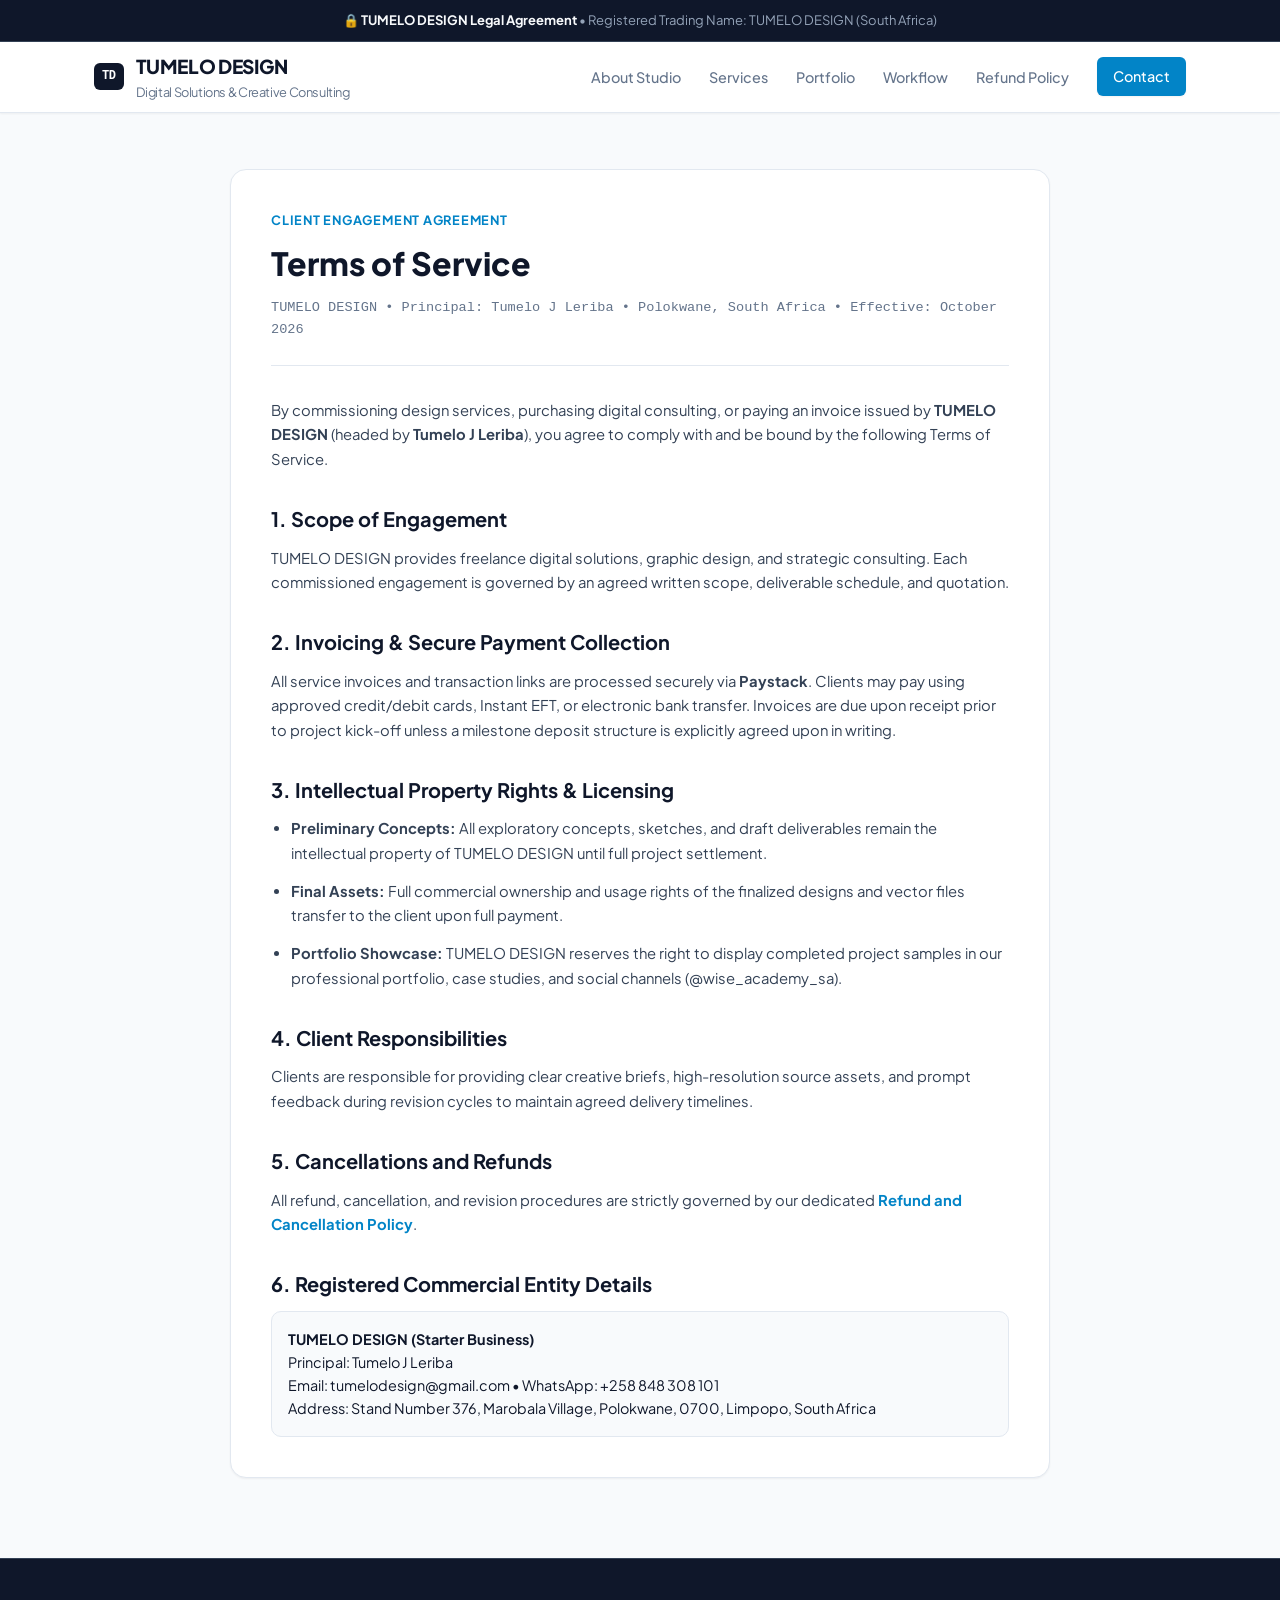
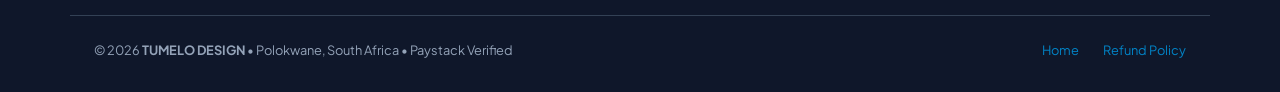
<file: terms.html>
<!DOCTYPE html>
<html lang="en">
<head>
  <meta charset="UTF-8">
  <meta name="viewport" content="width=device-width, initial-scale=1.0">
  <title>Terms of Service — TUMELO DESIGN</title>
  <meta name="description" content="Terms of Service and client service agreement for TUMELO DESIGN (Tumelo J Leriba).">
  <link rel="stylesheet" href="styles.css">
  <link rel="preconnect" href="https://fonts.googleapis.com">
  <link rel="preconnect" href="https://fonts.gstatic.com" crossorigin>
  <link href="https://fonts.googleapis.com/css2?family=Plus+Jakarta+Sans:wght@400;500;600;700;800&display=swap" rel="stylesheet">
  <style>
    body { font-family: 'Plus Jakarta Sans', system-ui, -apple-system, sans-serif; }
  </style>
</head>
<body>

  <!-- Top Announcement Bar -->
  <div class="top-bar">
    <span>🔒 <strong>TUMELO DESIGN Legal Agreement</strong> &bull; Registered Trading Name: TUMELO DESIGN (South Africa)</span>
  </div>

  <!-- Navigation -->
  <header class="navbar">
    <div class="container nav-wrap">
      <a href="index.html" class="brand">
        <span class="brand-badge">TD</span>
        <div>
          <span>TUMELO DESIGN</span>
          <span class="brand-subtitle">Digital Solutions & Creative Consulting</span>
        </div>
      </a>

      <button class="menu-toggle" id="menuToggle" aria-label="Toggle navigation">&#9776;</button>

      <ul class="nav-menu" id="navMenu">
        <li><a href="index.html#about">About Studio</a></li>
        <li><a href="index.html#services">Services</a></li>
        <li><a href="index.html#portfolio">Portfolio</a></li>
        <li><a href="index.html#acquisition">Workflow</a></li>
        <li><a href="refund-policy.html">Refund Policy</a></li>
        <li><a href="index.html#contact" class="nav-btn">Contact</a></li>
      </ul>
    </div>
  </header>

  <main class="policy-page">
    <div class="container">
      <div class="policy-card-main">
        <div class="policy-head">
          <span class="section-subtag">Client Engagement Agreement</span>
          <h1>Terms of Service</h1>
          <p>TUMELO DESIGN &bull; Principal: Tumelo J Leriba &bull; Polokwane, South Africa &bull; Effective: October 2026</p>
        </div>

        <div class="policy-content">
          <p>
            By commissioning design services, purchasing digital consulting, or paying an invoice issued by <strong>TUMELO DESIGN</strong> (headed by <strong>Tumelo J Leriba</strong>), you agree to comply with and be bound by the following Terms of Service.
          </p>

          <h2>1. Scope of Engagement</h2>
          <p>
            TUMELO DESIGN provides freelance digital solutions, graphic design, and strategic consulting. Each commissioned engagement is governed by an agreed written scope, deliverable schedule, and quotation.
          </p>

          <h2>2. Invoicing & Secure Payment Collection</h2>
          <p>
            All service invoices and transaction links are processed securely via <strong>Paystack</strong>. Clients may pay using approved credit/debit cards, Instant EFT, or electronic bank transfer. Invoices are due upon receipt prior to project kick-off unless a milestone deposit structure is explicitly agreed upon in writing.
          </p>

          <h2>3. Intellectual Property Rights & Licensing</h2>
          <ul>
            <li><strong>Preliminary Concepts:</strong> All exploratory concepts, sketches, and draft deliverables remain the intellectual property of TUMELO DESIGN until full project settlement.</li>
            <li><strong>Final Assets:</strong> Full commercial ownership and usage rights of the finalized designs and vector files transfer to the client upon full payment.</li>
            <li><strong>Portfolio Showcase:</strong> TUMELO DESIGN reserves the right to display completed project samples in our professional portfolio, case studies, and social channels (@wise_academy_sa).</li>
          </ul>

          <h2>4. Client Responsibilities</h2>
          <p>
            Clients are responsible for providing clear creative briefs, high-resolution source assets, and prompt feedback during revision cycles to maintain agreed delivery timelines.
          </p>

          <h2>5. Cancellations and Refunds</h2>
          <p>
            All refund, cancellation, and revision procedures are strictly governed by our dedicated <a href="refund-policy.html"><strong>Refund and Cancellation Policy</strong></a>.
          </p>

          <h2>6. Registered Commercial Entity Details</h2>
          <div style="background: var(--light-bg); border: 1px solid var(--border); padding: 1rem; border-radius: var(--radius-md); font-size: 0.9rem; line-height: 1.6;">
            <strong>TUMELO DESIGN (Starter Business)</strong><br>
            Principal: Tumelo J Leriba<br>
            Email: tumelodesign@gmail.com &bull; WhatsApp: +258 848 308 101<br>
            Address: Stand Number 376, Marobala Village, Polokwane, 0700, Limpopo, South Africa
          </div>
        </div>
      </div>
    </div>
  </main>

  <!-- Footer -->
  <footer class="footer">
    <div class="container footer-bottom-bar">
      <div>
        &copy; 2026 <strong>TUMELO DESIGN</strong> &bull; Polokwane, South Africa &bull; Paystack Verified
      </div>
      <div style="display: flex; gap: 1.5rem;">
        <a href="index.html">Home</a>
        <a href="refund-policy.html">Refund Policy</a>
      </div>
    </div>
  </footer>

  <script>
    const menuToggle = document.getElementById('menuToggle');
    const navMenu = document.getElementById('navMenu');
    if (menuToggle && navMenu) {
      menuToggle.addEventListener('click', () => {
        navMenu.classList.toggle('active');
      });
    }
  </script>
</body>
</html>
</file>
<file: styles.css>
/* Modern UI for Tumelo Design with Pending Balance & Retention Portal */
:root {
  --primary: #0284c7;
  --primary-hover: #0369a1;
  --primary-light: #f0f9ff;
  --dark: #0f172a;
  --dark-surface: #1e293b;
  --dark-border: #334155;
  --light-bg: #f8fafc;
  --card-bg: #ffffff;
  --text-main: #0f172a;
  --text-muted: #64748b;
  --border: #e2e8f0;
  
  /* Status Colors */
  --status-pending: #d97706;
  --status-pending-bg: #fffbeb;
  --status-pending-border: #fef3c7;
  
  --status-paid: #059669;
  --status-paid-bg: #ecfdf5;
  --status-paid-border: #a7f3d0;
  
  --radius-sm: 6px;
  --radius-md: 10px;
  --radius-lg: 16px;
  --radius-full: 9999px;
  
  --shadow-sm: 0 1px 2px 0 rgb(0 0 0 / 0.05);
  --shadow-md: 0 4px 6px -1px rgb(0 0 0 / 0.08), 0 2px 4px -2px rgb(0 0 0 / 0.05);
  --shadow-lg: 0 10px 15px -3px rgb(0 0 0 / 0.08), 0 4px 6px -4px rgb(0 0 0 / 0.04);
  --shadow-xl: 0 20px 25px -5px rgb(0 0 0 / 0.1), 0 8px 10px -6px rgb(0 0 0 / 0.05);
  
  --font-sans: -apple-system, BlinkMacSystemFont, "Segoe UI", Roboto, "Helvetica Neue", Arial, sans-serif;
  --font-mono: ui-monospace, SFMono-Regular, "SF Mono", Menlo, Consolas, monospace;
}

* {
  margin: 0;
  padding: 0;
  box-sizing: border-box;
}

html {
  font-family: var(--font-sans);
  background-color: var(--light-bg);
  color: var(--text-main);
  line-height: 1.6;
  scroll-behavior: smooth;
  -webkit-font-smoothing: antialiased;
}

body {
  min-height: 100vh;
  display: flex;
  flex-direction: column;
}

a {
  color: var(--primary);
  text-decoration: none;
  transition: color 0.15s ease;
}

a:hover {
  color: var(--primary-hover);
}

.container {
  width: 100%;
  max-width: 1140px;
  margin: 0 auto;
  padding: 0 1.5rem;
}

/* Header & Announcement */
.top-bar {
  background: var(--dark);
  color: #94a3b8;
  font-size: 0.8125rem;
  padding: 0.625rem 1rem;
  text-align: center;
  border-bottom: 1px solid var(--dark-border);
}

.top-bar strong {
  color: #f8fafc;
}

.top-bar a {
  color: #38bdf8;
  text-decoration: underline;
  margin-left: 0.5rem;
}

.navbar {
  background: #ffffff;
  border-bottom: 1px solid var(--border);
  position: sticky;
  top: 0;
  z-index: 100;
  box-shadow: var(--shadow-sm);
}

.nav-wrap {
  display: flex;
  justify-content: space-between;
  align-items: center;
  height: 70px;
}

.brand {
  display: flex;
  align-items: center;
  gap: 0.75rem;
  font-weight: 800;
  font-size: 1.2rem;
  color: var(--dark);
  letter-spacing: -0.02em;
}

.brand-badge {
  background: var(--dark);
  color: #ffffff;
  font-size: 0.75rem;
  font-weight: 800;
  padding: 0.25rem 0.5rem;
  border-radius: var(--radius-sm);
  font-family: var(--font-mono);
}

.brand-subtitle {
  font-size: 0.8rem;
  color: var(--text-muted);
  font-weight: 400;
  display: block;
}

.nav-menu {
  display: flex;
  list-style: none;
  gap: 1.75rem;
  align-items: center;
}

.nav-menu a {
  font-size: 0.9rem;
  font-weight: 500;
  color: var(--text-muted);
  transition: color 0.15s ease;
}

.nav-menu a:hover {
  color: var(--dark);
}

.nav-btn {
  background: var(--primary);
  color: #ffffff !important;
  padding: 0.5rem 1rem;
  border-radius: var(--radius-sm);
  font-weight: 600;
  font-size: 0.85rem;
  display: inline-flex;
  align-items: center;
  gap: 0.4rem;
  box-shadow: var(--shadow-sm);
}

.nav-btn:hover {
  background: var(--primary-hover);
  color: #ffffff !important;
}

.menu-toggle {
  display: none;
  background: none;
  border: none;
  font-size: 1.5rem;
  cursor: pointer;
  color: var(--dark);
}

/* Hero Section */
.hero-section {
  padding: 4rem 0 3.5rem;
  background: #ffffff;
  border-bottom: 1px solid var(--border);
}

.hero-grid {
  display: grid;
  grid-template-columns: 1.15fr 0.85fr;
  gap: 2.5rem;
  align-items: start;
}

.badge-tag {
  display: inline-flex;
  align-items: center;
  gap: 0.5rem;
  background: var(--primary-light);
  color: var(--primary);
  border: 1px solid #bae6fd;
  font-size: 0.8rem;
  font-weight: 600;
  padding: 0.3rem 0.75rem;
  border-radius: var(--radius-full);
  margin-bottom: 1.25rem;
}

.hero-centered {
  max-width: 840px;
  margin: 0 auto;
  text-align: center;
}

.hero-centered .hero-title {
  font-size: 2.75rem;
  font-weight: 800;
  line-height: 1.15;
  color: var(--dark);
  letter-spacing: -0.03em;
  margin-bottom: 1.5rem;
}

.hero-centered .official-desc-box {
  background: var(--light-bg);
  border-left: 3px solid var(--primary);
  padding: 1.25rem 1.5rem;
  border-radius: 0 var(--radius-md) var(--radius-md) 0;
  margin: 0 auto 1.75rem;
  font-size: 1.05rem;
  color: #334155;
  line-height: 1.65;
  text-align: left;
  max-width: 760px;
}

.hero-centered .hero-cta-group {
  display: flex;
  gap: 0.85rem;
  flex-wrap: wrap;
  justify-content: center;
  margin-bottom: 2rem;
}

.hero-features {
  display: flex;
  gap: 1.5rem;
  justify-content: center;
  flex-wrap: wrap;
  font-size: 0.875rem;
  color: var(--text-muted);
  border-top: 1px solid var(--border);
  padding-top: 1.5rem;
}

.btn-primary {
  background: var(--primary);
  color: #ffffff;
  padding: 0.7rem 1.4rem;
  border-radius: var(--radius-sm);
  font-weight: 600;
  font-size: 0.925rem;
  display: inline-flex;
  align-items: center;
  gap: 0.5rem;
  box-shadow: var(--shadow-sm);
  border: 1px solid var(--primary);
}

.btn-primary:hover {
  background: var(--primary-hover);
  color: #ffffff;
}

.btn-outline {
  background: #ffffff;
  color: var(--dark);
  padding: 0.7rem 1.4rem;
  border-radius: var(--radius-sm);
  font-weight: 600;
  font-size: 0.925rem;
  border: 1px solid var(--border);
  display: inline-flex;
  align-items: center;
  gap: 0.5rem;
}

.btn-outline:hover {
  background: var(--light-bg);
  border-color: #cbd5e1;
}

/* Card: Pending Balance & Retainer Checkout Highlight */
.checkout-highlight-card {
  background: #ffffff;
  border: 1px solid var(--border);
  border-radius: var(--radius-lg);
  box-shadow: var(--shadow-xl);
  overflow: hidden;
}

.checkout-card-header {
  background: var(--dark);
  color: #ffffff;
  padding: 1.25rem 1.5rem;
  display: flex;
  justify-content: space-between;
  align-items: center;
}

.checkout-card-header h3 {
  font-size: 1rem;
  font-weight: 700;
  display: flex;
  align-items: center;
  gap: 0.5rem;
}

.badge-pending {
  background: var(--status-pending-bg);
  color: var(--status-pending);
  border: 1px solid var(--status-pending-border);
  padding: 0.25rem 0.65rem;
  border-radius: var(--radius-full);
  font-size: 0.75rem;
  font-weight: 700;
  display: inline-flex;
  align-items: center;
  gap: 0.35rem;
}

.badge-pending::before {
  content: "";
  width: 6px;
  height: 6px;
  border-radius: 50%;
  background: var(--status-pending);
  animation: pulse 1.5s infinite;
}

@keyframes pulse {
  0% { transform: scale(0.95); opacity: 1; }
  50% { transform: scale(1.3); opacity: 0.5; }
  100% { transform: scale(0.95); opacity: 1; }
}

.badge-paid {
  background: var(--status-paid-bg);
  color: var(--status-paid);
  border: 1px solid var(--status-paid-border);
  padding: 0.25rem 0.65rem;
  border-radius: var(--radius-full);
  font-size: 0.75rem;
  font-weight: 700;
  display: inline-flex;
  align-items: center;
  gap: 0.35rem;
}

.checkout-card-body {
  padding: 1.5rem;
}

/* Balances Grid */
.balance-metric-grid {
  display: grid;
  grid-template-columns: 1fr 1fr;
  gap: 1rem;
  margin-bottom: 1.5rem;
}

.metric-box {
  background: var(--light-bg);
  border: 1px solid var(--border);
  padding: 1rem;
  border-radius: var(--radius-md);
}

.metric-box.highlight-pending {
  background: #fffdf5;
  border-color: #fde68a;
}

.metric-box.highlight-retention {
  background: #f0fdf4;
  border-color: #bbf7d0;
}

.metric-label {
  font-size: 0.75rem;
  font-weight: 600;
  color: var(--text-muted);
  text-transform: uppercase;
  letter-spacing: 0.04em;
  display: block;
  margin-bottom: 0.25rem;
}

.metric-value {
  font-size: 1.35rem;
  font-weight: 800;
  font-family: var(--font-mono);
  color: var(--dark);
}

.metric-value.pending {
  color: var(--status-pending);
}

.metric-value.retention {
  color: var(--status-paid);
}

.metric-sub {
  font-size: 0.725rem;
  color: var(--text-muted);
  margin-top: 0.2rem;
  display: block;
}

/* Milestone Progress */
.milestone-progress-wrap {
  margin-bottom: 1.5rem;
  background: var(--light-bg);
  border: 1px solid var(--border);
  padding: 1rem 1.25rem;
  border-radius: var(--radius-md);
}

.milestone-info {
  display: flex;
  justify-content: space-between;
  font-size: 0.825rem;
  margin-bottom: 0.5rem;
}

.progress-bar-bg {
  width: 100%;
  height: 8px;
  background: #e2e8f0;
  border-radius: var(--radius-full);
  overflow: hidden;
}

.progress-bar-fill {
  width: 50%;
  height: 100%;
  background: linear-gradient(90deg, var(--status-paid), var(--primary));
  border-radius: var(--radius-full);
}

/* Bill Breakdown */
.bill-breakdown {
  border-top: 1px solid var(--border);
  padding-top: 1rem;
  margin-bottom: 1.25rem;
  font-size: 0.85rem;
}

.bill-row {
  display: flex;
  justify-content: space-between;
  padding: 0.35rem 0;
  color: #475569;
}

.bill-row.total {
  border-top: 1px solid var(--border);
  padding-top: 0.6rem;
  margin-top: 0.4rem;
  font-weight: 700;
  color: var(--dark);
  font-size: 0.95rem;
}

.paystack-checkout-btn {
  width: 100%;
  background: #00c3f7;
  color: #0b1426;
  border: none;
  padding: 0.85rem 1rem;
  font-size: 0.95rem;
  font-weight: 700;
  border-radius: var(--radius-sm);
  cursor: pointer;
  display: flex;
  justify-content: center;
  align-items: center;
  gap: 0.5rem;
  transition: all 0.2s ease;
  box-shadow: 0 4px 12px rgba(0, 195, 247, 0.25);
}

.paystack-checkout-btn:hover {
  background: #00b4e5;
  transform: translateY(-1px);
}

.checkout-security-notice {
  text-align: center;
  font-size: 0.725rem;
  color: var(--text-muted);
  margin-top: 0.75rem;
}

/* Main Sections */
section {
  padding: 4.5rem 0;
}

.section-alt {
  background: #ffffff;
  border-top: 1px solid var(--border);
  border-bottom: 1px solid var(--border);
}

.section-head {
  text-align: center;
  max-width: 720px;
  margin: 0 auto 3rem;
}

.section-subtag {
  font-size: 0.8rem;
  font-weight: 700;
  color: var(--primary);
  text-transform: uppercase;
  letter-spacing: 0.06em;
  display: block;
  margin-bottom: 0.5rem;
}

.section-main-title {
  font-size: 2rem;
  font-weight: 800;
  color: var(--dark);
  letter-spacing: -0.02em;
  margin-bottom: 0.75rem;
}

.section-desc {
  font-size: 1rem;
  color: var(--text-muted);
}

/* Business Details Info Grid */
.business-info-grid {
  display: grid;
  grid-template-columns: repeat(3, 1fr);
  gap: 1.25rem;
}

.info-card {
  background: #ffffff;
  border: 1px solid var(--border);
  border-radius: var(--radius-md);
  padding: 1.5rem;
  box-shadow: var(--shadow-sm);
}

.info-card-label {
  font-size: 0.75rem;
  font-weight: 700;
  color: var(--text-muted);
  text-transform: uppercase;
  letter-spacing: 0.05em;
  margin-bottom: 0.4rem;
  display: block;
}

.info-card-value {
  font-size: 1rem;
  font-weight: 700;
  color: var(--dark);
}

.info-card-sub {
  font-size: 0.825rem;
  color: var(--text-muted);
  margin-top: 0.25rem;
}

/* Bank Account Card */
.bank-verified-card {
  background: #f8fafc;
  border: 1px solid #cbd5e1;
  border-radius: var(--radius-md);
  padding: 1.25rem 1.5rem;
  margin-top: 1.5rem;
  display: flex;
  align-items: center;
  justify-content: space-between;
  flex-wrap: wrap;
  gap: 1rem;
}

.bank-verified-info {
  display: flex;
  align-items: center;
  gap: 1rem;
}

.bank-badge-icon {
  background: #0284c7;
  color: white;
  width: 40px;
  height: 40px;
  border-radius: var(--radius-sm);
  display: flex;
  align-items: center;
  justify-content: center;
  font-weight: 800;
  font-size: 1.1rem;
}

/* Services Cards */
.services-grid {
  display: grid;
  grid-template-columns: repeat(auto-fit, minmax(250px, 1fr));
  gap: 1.5rem;
}

.service-box {
  background: #ffffff;
  border: 1px solid var(--border);
  border-radius: var(--radius-md);
  padding: 1.75rem;
  transition: transform 0.2s ease, box-shadow 0.2s ease;
}

.service-box:hover {
  transform: translateY(-3px);
  box-shadow: var(--shadow-md);
  border-color: #cbd5e1;
}

.service-icon-box {
  width: 44px;
  height: 44px;
  background: var(--primary-light);
  color: var(--primary);
  display: flex;
  align-items: center;
  justify-content: center;
  font-size: 1.25rem;
  border-radius: var(--radius-sm);
  margin-bottom: 1.25rem;
  font-weight: bold;
}

.service-box h4 {
  font-size: 1.1rem;
  font-weight: 700;
  color: var(--dark);
  margin-bottom: 0.5rem;
}

.service-box p {
  font-size: 0.875rem;
  color: var(--text-muted);
  margin-bottom: 1rem;
}

.service-tags-list {
  font-family: var(--font-mono);
  font-size: 0.75rem;
  color: #64748b;
  border-top: 1px solid var(--border);
  padding-top: 0.75rem;
}

/* Acquisition Step Flow */
.acquisition-steps {
  display: grid;
  grid-template-columns: repeat(4, 1fr);
  gap: 1.25rem;
}

.step-card {
  background: #ffffff;
  border: 1px solid var(--border);
  border-radius: var(--radius-md);
  padding: 1.5rem;
  position: relative;
}

.step-number {
  font-family: var(--font-mono);
  font-size: 0.8rem;
  font-weight: 800;
  color: var(--primary);
  background: var(--primary-light);
  padding: 0.2rem 0.5rem;
  border-radius: var(--radius-sm);
  display: inline-block;
  margin-bottom: 0.75rem;
}

.step-card h4 {
  font-size: 1rem;
  font-weight: 700;
  color: var(--dark);
  margin-bottom: 0.5rem;
}

.step-card p {
  font-size: 0.85rem;
  color: var(--text-muted);
  line-height: 1.5;
}

/* Projects & Evidence Section */
.projects-grid {
  display: grid;
  grid-template-columns: repeat(3, 1fr);
  gap: 1.5rem;
  margin-bottom: 3rem;
}

.project-card {
  background: #ffffff;
  border: 1px solid var(--border);
  border-radius: var(--radius-md);
  overflow: hidden;
  box-shadow: var(--shadow-sm);
}

.project-card-banner {
  background: var(--dark-surface);
  color: #ffffff;
  padding: 1.5rem;
  text-align: center;
}

.project-card-banner h4 {
  font-size: 1.15rem;
  font-weight: 700;
}

.project-card-banner span {
  font-size: 0.75rem;
  color: #94a3b8;
  font-family: var(--font-mono);
}

.project-card-body {
  padding: 1.25rem;
}

.project-card-body p {
  font-size: 0.875rem;
  color: var(--text-muted);
  margin-bottom: 1rem;
}

.project-card-meta {
  border-top: 1px solid var(--border);
  padding-top: 0.75rem;
  font-size: 0.8rem;
  display: flex;
  justify-content: space-between;
  color: #475569;
}

/* Audit Communication Log */
.audit-log-card {
  background: #ffffff;
  border: 1px solid var(--border);
  border-radius: var(--radius-lg);
  box-shadow: var(--shadow-md);
  padding: 2rem;
}

.audit-head {
  display: flex;
  justify-content: space-between;
  align-items: center;
  border-bottom: 1px solid var(--border);
  padding-bottom: 1rem;
  margin-bottom: 1.5rem;
  flex-wrap: wrap;
  gap: 1rem;
}

.audit-head h4 {
  font-size: 1.15rem;
  font-weight: 700;
  color: var(--dark);
}

.audit-stream {
  display: flex;
  flex-direction: column;
  gap: 1rem;
}

.audit-item {
  display: grid;
  grid-template-columns: 160px 1fr;
  gap: 1.25rem;
  padding: 0.85rem 1rem;
  border-radius: var(--radius-sm);
  background: var(--light-bg);
  border-left: 3px solid #cbd5e1;
}

.audit-item.action-paystack {
  border-left-color: #00c3f7;
  background: #f0f9ff;
}

.audit-item.action-retention {
  border-left-color: var(--status-paid);
  background: #f0fdf4;
}

.audit-item.action-pending {
  border-left-color: var(--status-pending);
  background: #fffbeb;
}

.audit-sender {
  font-family: var(--font-mono);
  font-size: 0.75rem;
  font-weight: 700;
  color: #475569;
}

.audit-sender span {
  display: block;
  font-size: 0.7rem;
  color: var(--text-muted);
  font-weight: 400;
}

.audit-msg {
  font-size: 0.875rem;
  color: #1e293b;
  line-height: 1.55;
}

/* Contact Section */
.contact-grid {
  display: grid;
  grid-template-columns: 1fr 1fr;
  gap: 2.5rem;
}

.contact-card-list {
  display: flex;
  flex-direction: column;
  gap: 1rem;
}

.contact-item {
  background: #ffffff;
  border: 1px solid var(--border);
  padding: 1.25rem;
  border-radius: var(--radius-md);
}

.contact-item h5 {
  font-size: 0.85rem;
  font-weight: 700;
  color: var(--text-muted);
  text-transform: uppercase;
  margin-bottom: 0.25rem;
}

.contact-item p {
  font-size: 1rem;
  font-weight: 600;
  color: var(--dark);
}

.contact-item a {
  color: var(--primary);
}

.contact-form {
  background: #ffffff;
  border: 1px solid var(--border);
  padding: 2rem;
  border-radius: var(--radius-lg);
  box-shadow: var(--shadow-sm);
}

.form-field {
  margin-bottom: 1.25rem;
}

.form-field label {
  display: block;
  font-size: 0.825rem;
  font-weight: 600;
  color: var(--dark);
  margin-bottom: 0.35rem;
}

.form-field input,
.form-field textarea,
.form-field select {
  width: 100%;
  padding: 0.65rem 0.85rem;
  border: 1px solid var(--border);
  border-radius: var(--radius-sm);
  font-family: inherit;
  font-size: 0.9rem;
  color: var(--dark);
  background: #ffffff;
}

.form-field input:focus,
.form-field textarea:focus,
.form-field select:focus {
  outline: none;
  border-color: var(--primary);
  box-shadow: 0 0 0 3px rgba(2, 132, 199, 0.15);
}

/* Policy Pages Layout */
.policy-page {
  padding: 3.5rem 0 5rem;
}

.policy-card-main {
  background: #ffffff;
  border: 1px solid var(--border);
  border-radius: var(--radius-lg);
  padding: 2.5rem;
  box-shadow: var(--shadow-sm);
  max-width: 820px;
  margin: 0 auto;
}

.policy-head {
  border-bottom: 1px solid var(--border);
  padding-bottom: 1.5rem;
  margin-bottom: 2rem;
}

.policy-head h1 {
  font-size: 2rem;
  font-weight: 800;
  color: var(--dark);
  margin-bottom: 0.5rem;
}

.policy-head p {
  font-size: 0.85rem;
  color: var(--text-muted);
  font-family: var(--font-mono);
}

.policy-content h2 {
  font-size: 1.25rem;
  font-weight: 700;
  color: var(--dark);
  margin: 2rem 0 0.65rem;
}

.policy-content h3 {
  font-size: 1.05rem;
  font-weight: 600;
  color: var(--dark);
  margin: 1.25rem 0 0.4rem;
}

.policy-content p, .policy-content li {
  font-size: 0.925rem;
  color: #334155;
  line-height: 1.65;
  margin-bottom: 0.85rem;
}

.policy-content ul {
  padding-left: 1.25rem;
  margin-bottom: 1.25rem;
}

.policy-alert-box {
  background: #f0fdf4;
  border-left: 4px solid var(--status-paid);
  padding: 1.2rem;
  border-radius: 0 var(--radius-sm) var(--radius-sm) 0;
  margin: 1.5rem 0;
}

.policy-alert-box.pending {
  background: var(--status-pending-bg);
  border-left-color: var(--status-pending);
}

/* Footer */
.footer {
  background: var(--dark);
  color: #94a3b8;
  padding: 3.5rem 0 2rem;
  margin-top: auto;
  border-top: 1px solid var(--dark-border);
}

.footer-top-grid {
  display: grid;
  grid-template-columns: 2fr 1fr 1fr 1.5fr;
  gap: 2.5rem;
  margin-bottom: 2.5rem;
}

.footer-brand h4 {
  color: #ffffff;
  font-size: 1.2rem;
  margin-bottom: 0.75rem;
}

.footer-brand p {
  font-size: 0.85rem;
  line-height: 1.6;
}

.footer-col h5 {
  color: #ffffff;
  font-size: 0.9rem;
  font-weight: 700;
  margin-bottom: 1rem;
}

.footer-nav-list {
  list-style: none;
  display: flex;
  flex-direction: column;
  gap: 0.5rem;
  font-size: 0.85rem;
}

.footer-nav-list a {
  color: #94a3b8;
}

.footer-nav-list a:hover {
  color: #ffffff;
}

.footer-bottom-bar {
  border-top: 1px solid var(--dark-border);
  padding-top: 1.5rem;
  display: flex;
  justify-content: space-between;
  align-items: center;
  font-size: 0.8rem;
  flex-wrap: wrap;
  gap: 1rem;
}

/* Responsiveness */
@media (max-width: 992px) {
  .hero-grid {
    grid-template-columns: 1fr;
  }
  .business-info-grid,
  .acquisition-steps,
  .projects-grid {
    grid-template-columns: 1fr 1fr;
  }
  .footer-top-grid {
    grid-template-columns: 1fr 1fr;
  }
  .contact-grid {
    grid-template-columns: 1fr;
  }
}

@media (max-width: 680px) {
  .business-info-grid,
  .acquisition-steps,
  .projects-grid,
  .footer-top-grid {
    grid-template-columns: 1fr;
  }
  .audit-item {
    grid-template-columns: 1fr;
    gap: 0.4rem;
  }
  .menu-toggle {
    display: block;
  }
  .nav-menu {
    display: none;
    position: absolute;
    top: 70px;
    left: 0;
    right: 0;
    background: #ffffff;
    border-bottom: 1px solid var(--border);
    flex-direction: column;
    padding: 1.5rem;
    align-items: flex-start;
    gap: 1rem;
  }
  .nav-menu.active {
    display: flex;
  }
}
</file>
